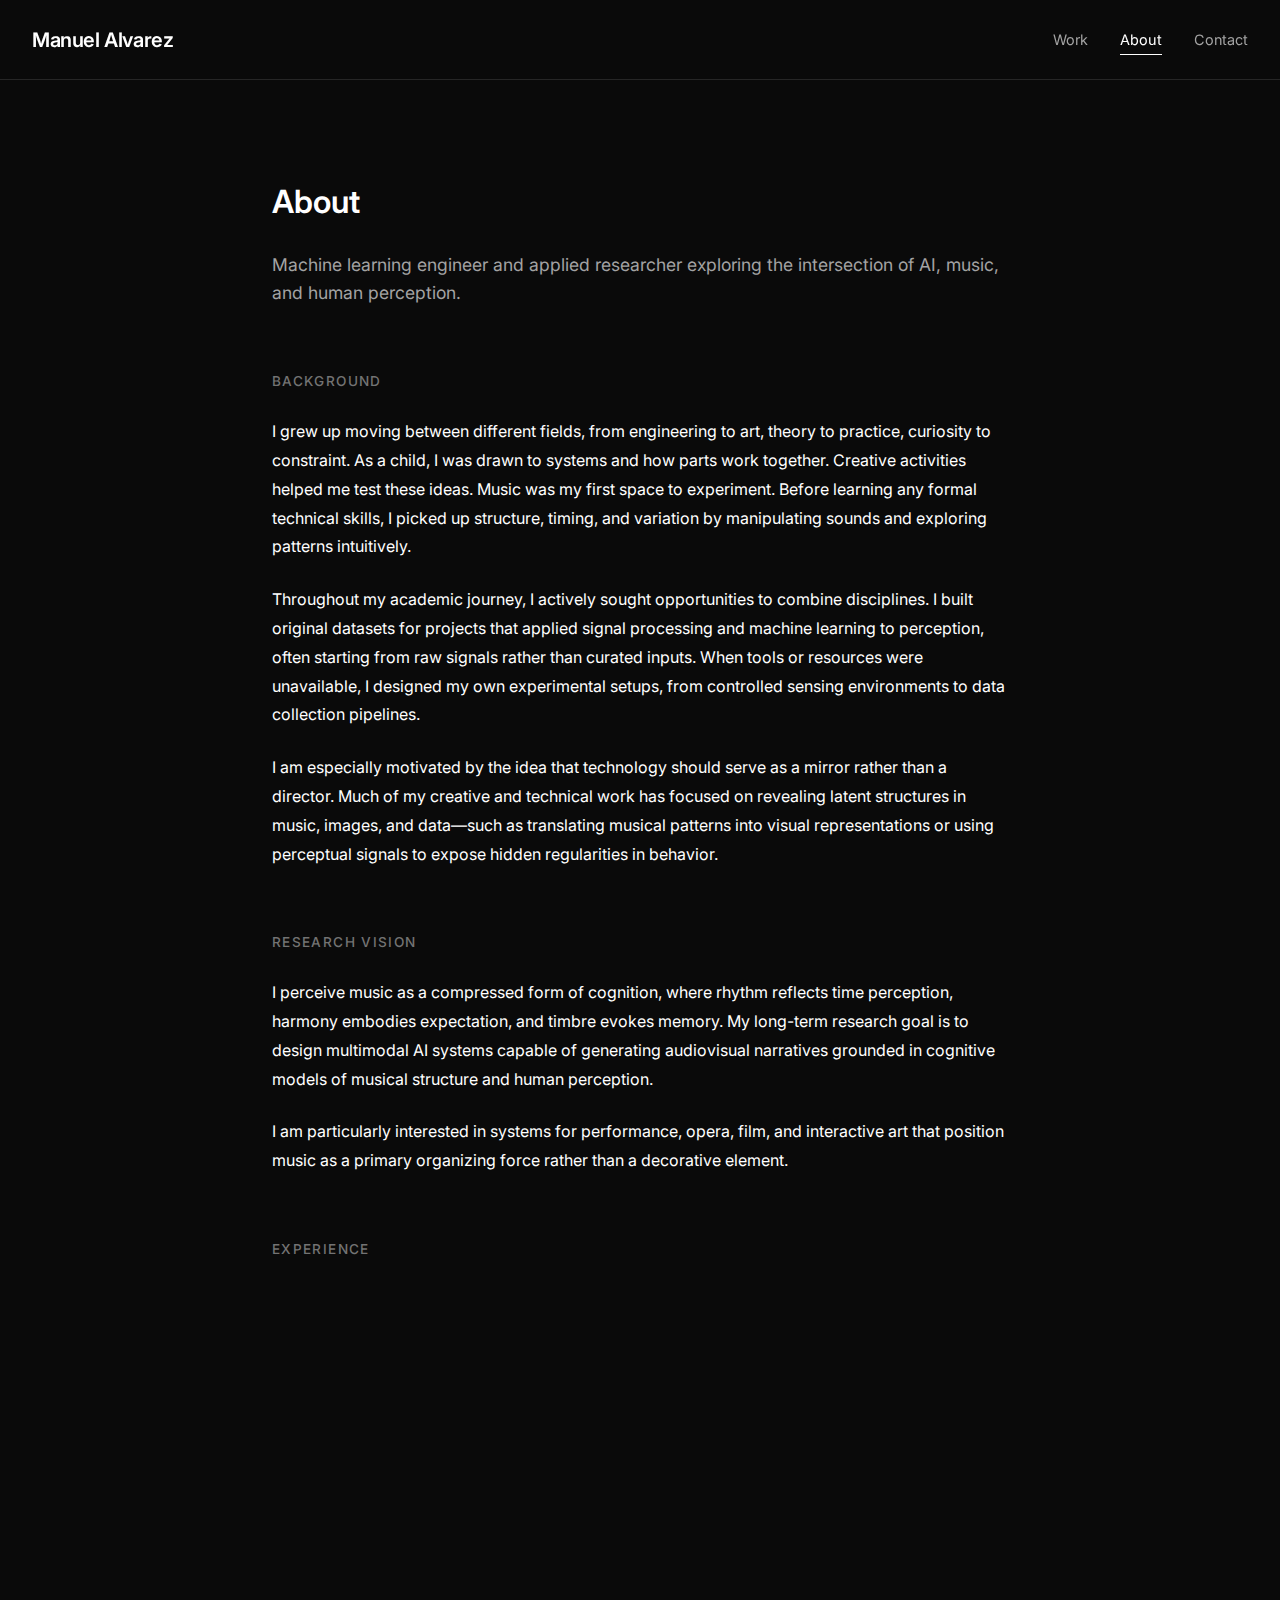
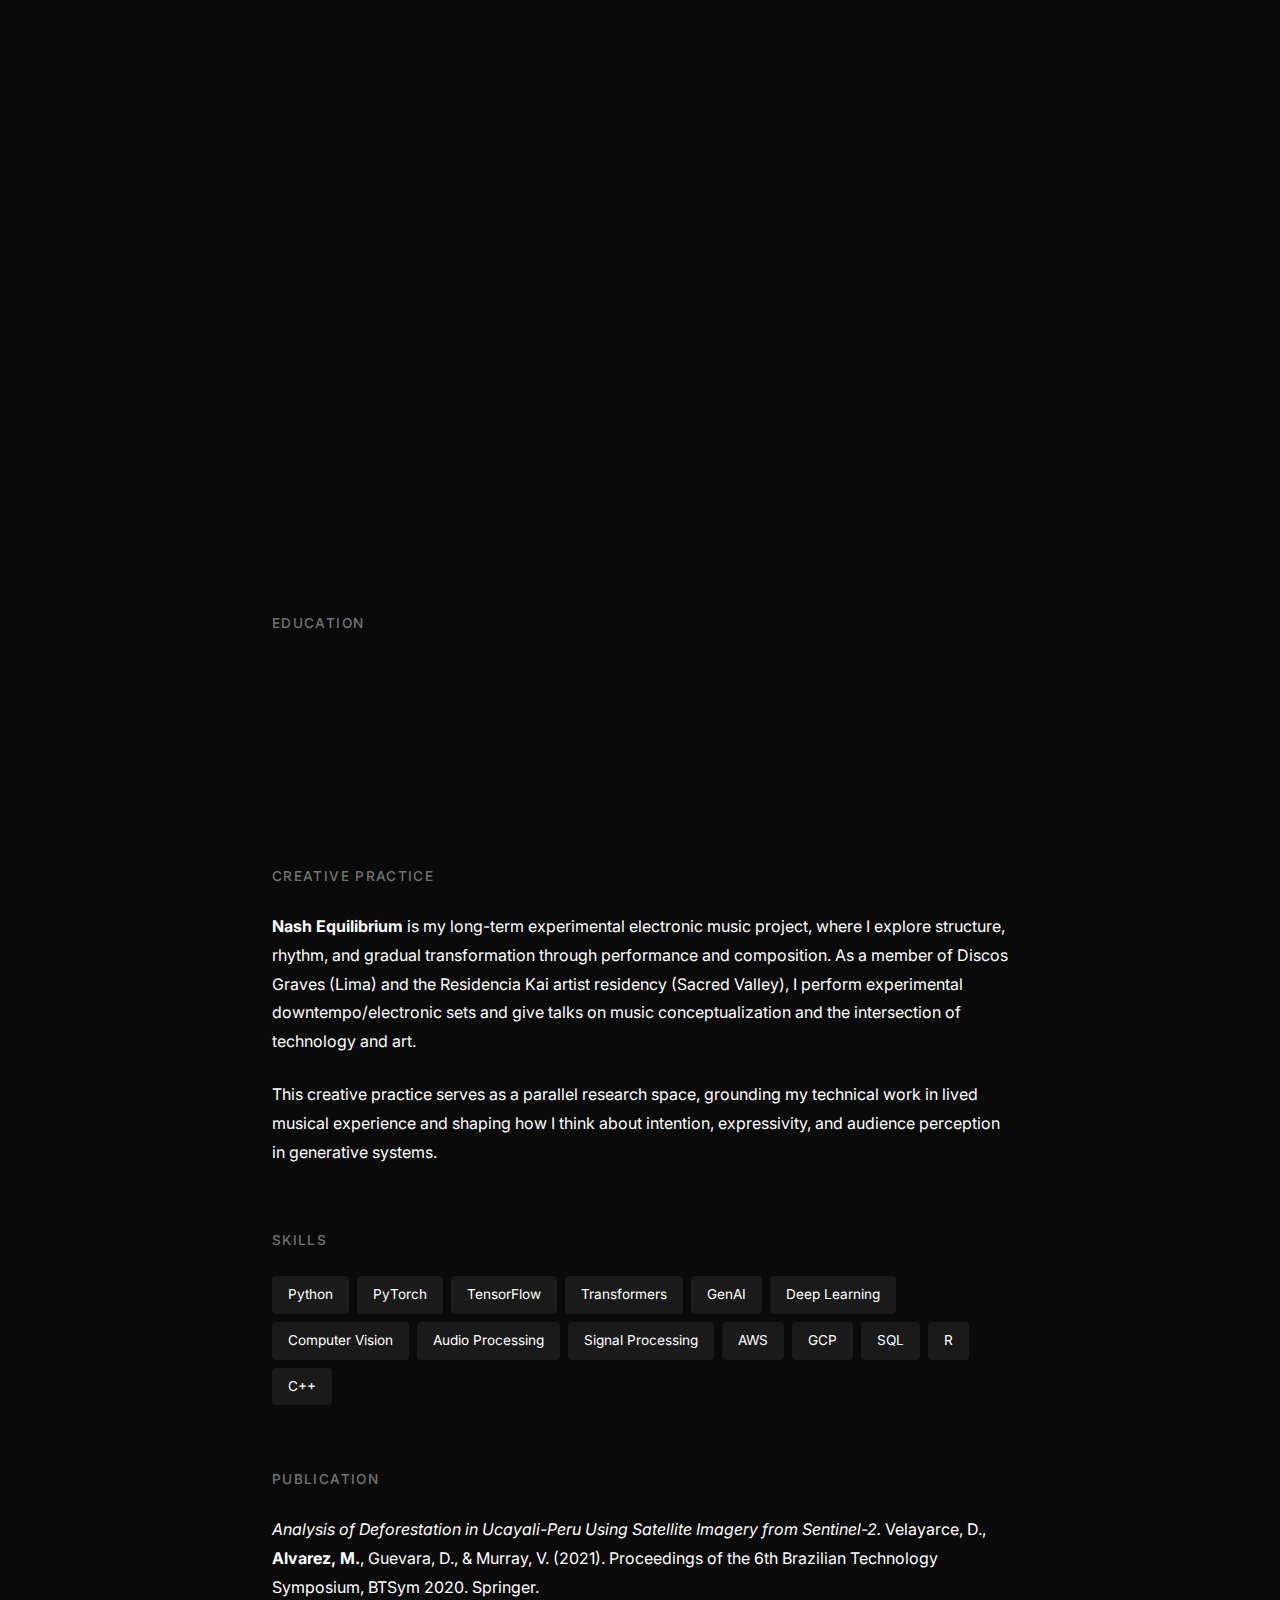
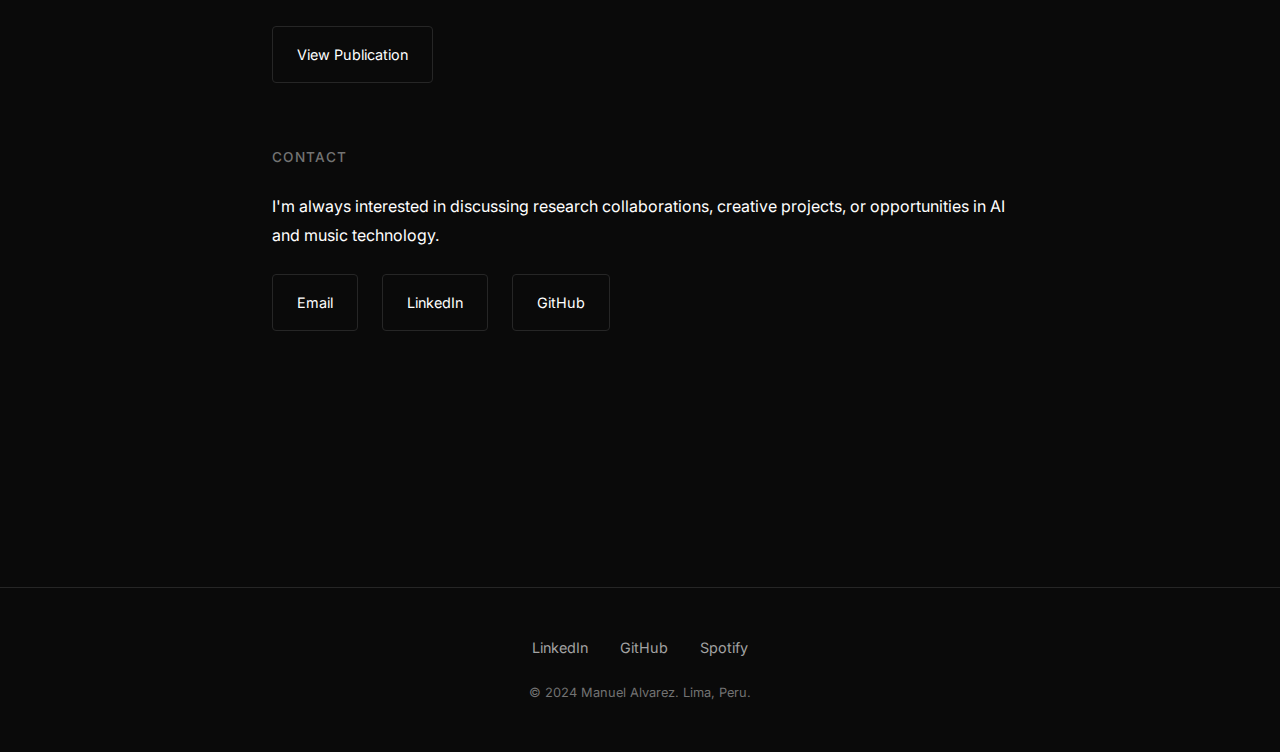
<file: about.html>
<!DOCTYPE html>
<html lang="en">
<head>
  <meta charset="UTF-8">
  <meta name="viewport" content="width=device-width, initial-scale=1.0">
  <meta name="description" content="About Manuel Alvarez - ML Engineer & Researcher exploring the intersection of AI, music, and human perception.">
  <title>About - Manuel Alvarez</title>
  <link rel="preconnect" href="https://fonts.googleapis.com">
  <link rel="preconnect" href="https://fonts.gstatic.com" crossorigin>
  <link href="https://fonts.googleapis.com/css2?family=Inter:wght@300;400;500;600&display=swap" rel="stylesheet">
  <link rel="stylesheet" href="css/style.css">
</head>
<body>
  <!-- Header -->
  <header class="site-header">
    <div class="header-inner">
      <a href="index.html" class="logo">Manuel Alvarez</a>
      <nav class="main-nav">
        <a href="index.html">Work</a>
        <a href="about.html" class="active">About</a>
        <a href="mailto:manuelalvarezml.dev@gmail.com">Contact</a>
      </nav>
      <button class="mobile-menu-toggle" aria-label="Toggle menu">
        <span></span>
        <span></span>
        <span></span>
      </button>
    </div>
  </header>

  <!-- Mobile Navigation -->
  <div class="mobile-nav">
    <nav>
      <a href="index.html">Work</a>
      <a href="about.html" class="active">About</a>
      <a href="mailto:manuelalvarezml.dev@gmail.com">Contact</a>
    </nav>
  </div>

  <!-- About Content -->
  <main class="about-content" style="margin-top: var(--header-height);">

    <div class="about-header">
      <h1>About</h1>
      <p class="subtitle">Machine learning engineer and applied researcher exploring the intersection of AI, music, and human perception.</p>
    </div>

    <section class="about-section">
      <h2>Background</h2>
      <p>I grew up moving between different fields, from engineering to art, theory to practice, curiosity to constraint. As a child, I was drawn to systems and how parts work together. Creative activities helped me test these ideas. Music was my first space to experiment. Before learning any formal technical skills, I picked up structure, timing, and variation by manipulating sounds and exploring patterns intuitively.</p>
      <p>Throughout my academic journey, I actively sought opportunities to combine disciplines. I built original datasets for projects that applied signal processing and machine learning to perception, often starting from raw signals rather than curated inputs. When tools or resources were unavailable, I designed my own experimental setups, from controlled sensing environments to data collection pipelines.</p>
      <p>I am especially motivated by the idea that technology should serve as a mirror rather than a director. Much of my creative and technical work has focused on revealing latent structures in music, images, and data&mdash;such as translating musical patterns into visual representations or using perceptual signals to expose hidden regularities in behavior.</p>
    </section>

    <section class="about-section">
      <h2>Research Vision</h2>
      <p>I perceive music as a compressed form of cognition, where rhythm reflects time perception, harmony embodies expectation, and timbre evokes memory. My long-term research goal is to design multimodal AI systems capable of generating audiovisual narratives grounded in cognitive models of musical structure and human perception.</p>
      <p>I am particularly interested in systems for performance, opera, film, and interactive art that position music as a primary organizing force rather than a decorative element.</p>
    </section>

    <section class="about-section">
      <h2>Experience</h2>
      <ul class="experience-list">
        <li class="experience-item">
          <div class="experience-header">
            <span class="experience-company">Preauth</span>
            <span class="experience-date">Aug 2025 - Present</span>
          </div>
          <div class="experience-role">AI Engineer (Remote)</div>
          <p class="experience-description">Enhancing LangChain-based LLM agents with multi-stage workflows and building prompt-management systems.</p>
        </li>
        <li class="experience-item">
          <div class="experience-header">
            <span class="experience-company">Mindtech</span>
            <span class="experience-date">Aug 2025 - Oct 2025</span>
          </div>
          <div class="experience-role">AI Engineer (Remote)</div>
          <p class="experience-description">Fine-tuning diffusion pipelines for music generation and building tools for spectrogram preprocessing.</p>
        </li>
        <li class="experience-item">
          <div class="experience-header">
            <span class="experience-company">Infinite Music AI</span>
            <span class="experience-date">Nov 2023 - Jan 2025</span>
          </div>
          <div class="experience-role">Machine Learning Engineer (Remote)</div>
          <p class="experience-description">Fine-tuning MusicGen and building high-quality audio-text datasets for text-to-music generation.</p>
        </li>
        <li class="experience-item">
          <div class="experience-header">
            <span class="experience-company">MIT CBMM</span>
            <span class="experience-date">Jan 2022 - Mar 2022</span>
          </div>
          <div class="experience-role">Research Intern (Remote)</div>
          <p class="experience-description">Evaluated deep learning architectures for computational perception and visual scene classification.</p>
        </li>
        <li class="experience-item">
          <div class="experience-header">
            <span class="experience-company">Peru Geophysics Institute</span>
            <span class="experience-date">Jan 2021 - Mar 2021</span>
          </div>
          <div class="experience-role">R&D Intern</div>
          <p class="experience-description">Designed neural network pipelines for anomaly detection in magnetogram signals with Cornell University.</p>
        </li>
      </ul>
    </section>

    <section class="about-section">
      <h2>Education</h2>
      <ul class="experience-list">
        <li class="experience-item">
          <div class="experience-header">
            <span class="experience-company">University of Engineering and Technology (UTEC)</span>
            <span class="experience-date">2017 - 2022</span>
          </div>
          <div class="experience-role">BSc in Electrical and Computer Engineering</div>
          <p class="experience-description">Full Merit Scholarship (Beca de Excelencia Academica). Lima, Peru.</p>
        </li>
      </ul>
    </section>

    <section class="about-section">
      <h2>Creative Practice</h2>
      <p><strong>Nash Equilibrium</strong> is my long-term experimental electronic music project, where I explore structure, rhythm, and gradual transformation through performance and composition. As a member of Discos Graves (Lima) and the Residencia Kai artist residency (Sacred Valley), I perform experimental downtempo/electronic sets and give talks on music conceptualization and the intersection of technology and art.</p>
      <p>This creative practice serves as a parallel research space, grounding my technical work in lived musical experience and shaping how I think about intention, expressivity, and audience perception in generative systems.</p>
    </section>

    <section class="about-section">
      <h2>Skills</h2>
      <div class="skills-list">
        <span class="skill-tag">Python</span>
        <span class="skill-tag">PyTorch</span>
        <span class="skill-tag">TensorFlow</span>
        <span class="skill-tag">Transformers</span>
        <span class="skill-tag">GenAI</span>
        <span class="skill-tag">Deep Learning</span>
        <span class="skill-tag">Computer Vision</span>
        <span class="skill-tag">Audio Processing</span>
        <span class="skill-tag">Signal Processing</span>
        <span class="skill-tag">AWS</span>
        <span class="skill-tag">GCP</span>
        <span class="skill-tag">SQL</span>
        <span class="skill-tag">R</span>
        <span class="skill-tag">C++</span>
      </div>
    </section>

    <section class="about-section">
      <h2>Publication</h2>
      <p><em>Analysis of Deforestation in Ucayali-Peru Using Satellite Imagery from Sentinel-2.</em> Velayarce, D., <strong>Alvarez, M.</strong>, Guevara, D., & Murray, V. (2021). Proceedings of the 6th Brazilian Technology Symposium, BTSym 2020. Springer.</p>
      <div class="project-links" style="margin-top: 1rem;">
        <a href="https://doi.org/10.1007/978-3-030-75680-2_35" target="_blank" rel="noopener" class="project-link">View Publication</a>
      </div>
    </section>

    <section class="about-section">
      <h2>Contact</h2>
      <p>I'm always interested in discussing research collaborations, creative projects, or opportunities in AI and music technology.</p>
      <div class="project-links">
        <a href="mailto:manuelalvarezml.dev@gmail.com" class="project-link">Email</a>
        <a href="https://linkedin.com/in/manuelalvarez" target="_blank" rel="noopener" class="project-link">LinkedIn</a>
        <a href="https://github.com/manuelalvarez" target="_blank" rel="noopener" class="project-link">GitHub</a>
      </div>
    </section>

  </main>

  <!-- Footer -->
  <footer class="site-footer">
    <div class="footer-inner">
      <div class="footer-social">
        <a href="https://linkedin.com/in/manuelalvarez" target="_blank" rel="noopener">LinkedIn</a>
        <a href="https://github.com/manuelalvarez" target="_blank" rel="noopener">GitHub</a>
        <a href="https://open.spotify.com/artist/nash-equilibrium" target="_blank" rel="noopener">Spotify</a>
      </div>
      <p class="footer-copyright">&copy; 2024 Manuel Alvarez. Lima, Peru.</p>
    </div>
  </footer>

  <script src="js/main.js"></script>
</body>
</html>
</file>
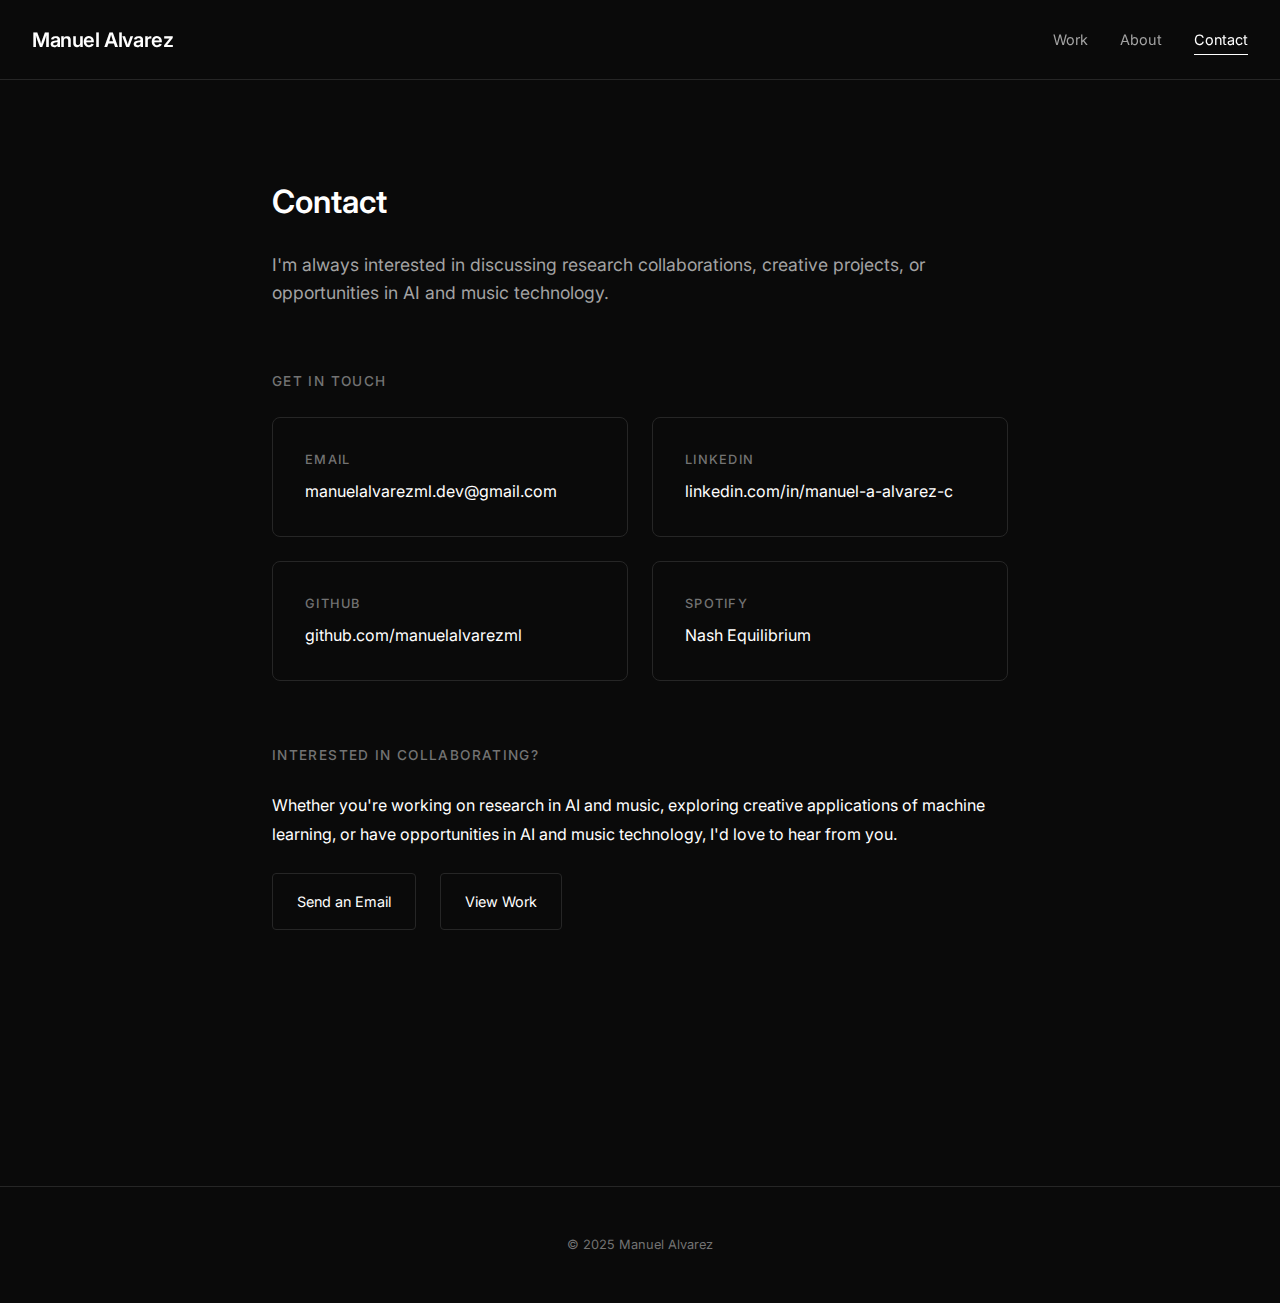
<file: contact.html>
<!DOCTYPE html>
<html lang="en">
<head>
  <meta charset="UTF-8">
  <meta name="viewport" content="width=device-width, initial-scale=1.0">
  <meta name="description" content="Contact Manuel Alvarez - ML Engineer & Researcher">
  <title>Contact - Manuel Alvarez</title>
  <link rel="preconnect" href="https://fonts.googleapis.com">
  <link rel="preconnect" href="https://fonts.gstatic.com" crossorigin>
  <link href="https://fonts.googleapis.com/css2?family=Inter:wght@300;400;500;600&display=swap" rel="stylesheet">
  <link rel="stylesheet" href="css/style.css">
</head>
<body>
  <!-- Header -->
  <header class="site-header">
    <div class="header-inner">
      <a href="index.html" class="logo">Manuel Alvarez</a>
      <nav class="main-nav">
        <a href="index.html">Work</a>
        <a href="about.html">About</a>
        <a href="contact.html" class="active">Contact</a>
      </nav>
      <button class="mobile-menu-toggle" aria-label="Toggle menu">
        <span></span>
        <span></span>
        <span></span>
      </button>
    </div>
  </header>

  <!-- Mobile Navigation -->
  <div class="mobile-nav">
    <nav>
      <a href="index.html">Work</a>
      <a href="about.html">About</a>
      <a href="contact.html" class="active">Contact</a>
    </nav>
  </div>

  <!-- Contact Content -->
  <main class="about-content" style="margin-top: var(--header-height);">

    <div class="about-header">
      <h1>Contact</h1>
      <p class="subtitle">I'm always interested in discussing research collaborations, creative projects, or opportunities in AI and music technology.</p>
    </div>

    <section class="about-section">
      <h2>Get in Touch</h2>
      <div class="contact-grid">
        <a href="mailto:manuelalvarezml.dev@gmail.com" class="contact-card">
          <div class="contact-label">Email</div>
          <div class="contact-value">manuelalvarezml.dev@gmail.com</div>
        </a>
        <a href="https://www.linkedin.com/in/manuel-a-alvarez-c/" target="_blank" rel="noopener" class="contact-card">
          <div class="contact-label">LinkedIn</div>
          <div class="contact-value">linkedin.com/in/manuel-a-alvarez-c</div>
        </a>
        <a href="https://github.com/manuelalvarezml" target="_blank" rel="noopener" class="contact-card">
          <div class="contact-label">GitHub</div>
          <div class="contact-value">github.com/manuelalvarezml</div>
        </a>
        <a href="https://open.spotify.com/artist/5NJHaejcupliEba1pBzkHf?si=X-ZQcEwtQO-_0UJoJb2XKg" target="_blank" rel="noopener" class="contact-card">
          <div class="contact-label">Spotify</div>
          <div class="contact-value">Nash Equilibrium</div>
        </a>
      </div>
    </section>

    <section class="about-section">
      <h2>Interested in Collaborating?</h2>
      <p>Whether you're working on research in AI and music, exploring creative applications of machine learning, or have opportunities in AI and music technology, I'd love to hear from you.</p>
      <div class="project-links" style="margin-top: 1.5rem;">
        <a href="mailto:manuelalvarezml.dev@gmail.com" class="project-link">Send an Email</a>
        <a href="index.html" class="project-link">View Work</a>
      </div>
    </section>

  </main>

  <!-- Footer -->
  <footer class="site-footer">
    <div class="footer-inner">
      <p class="footer-copyright">&copy; 2025 Manuel Alvarez</p>
    </div>
  </footer>

  <script src="js/main.js"></script>
</body>
</html>
</file>
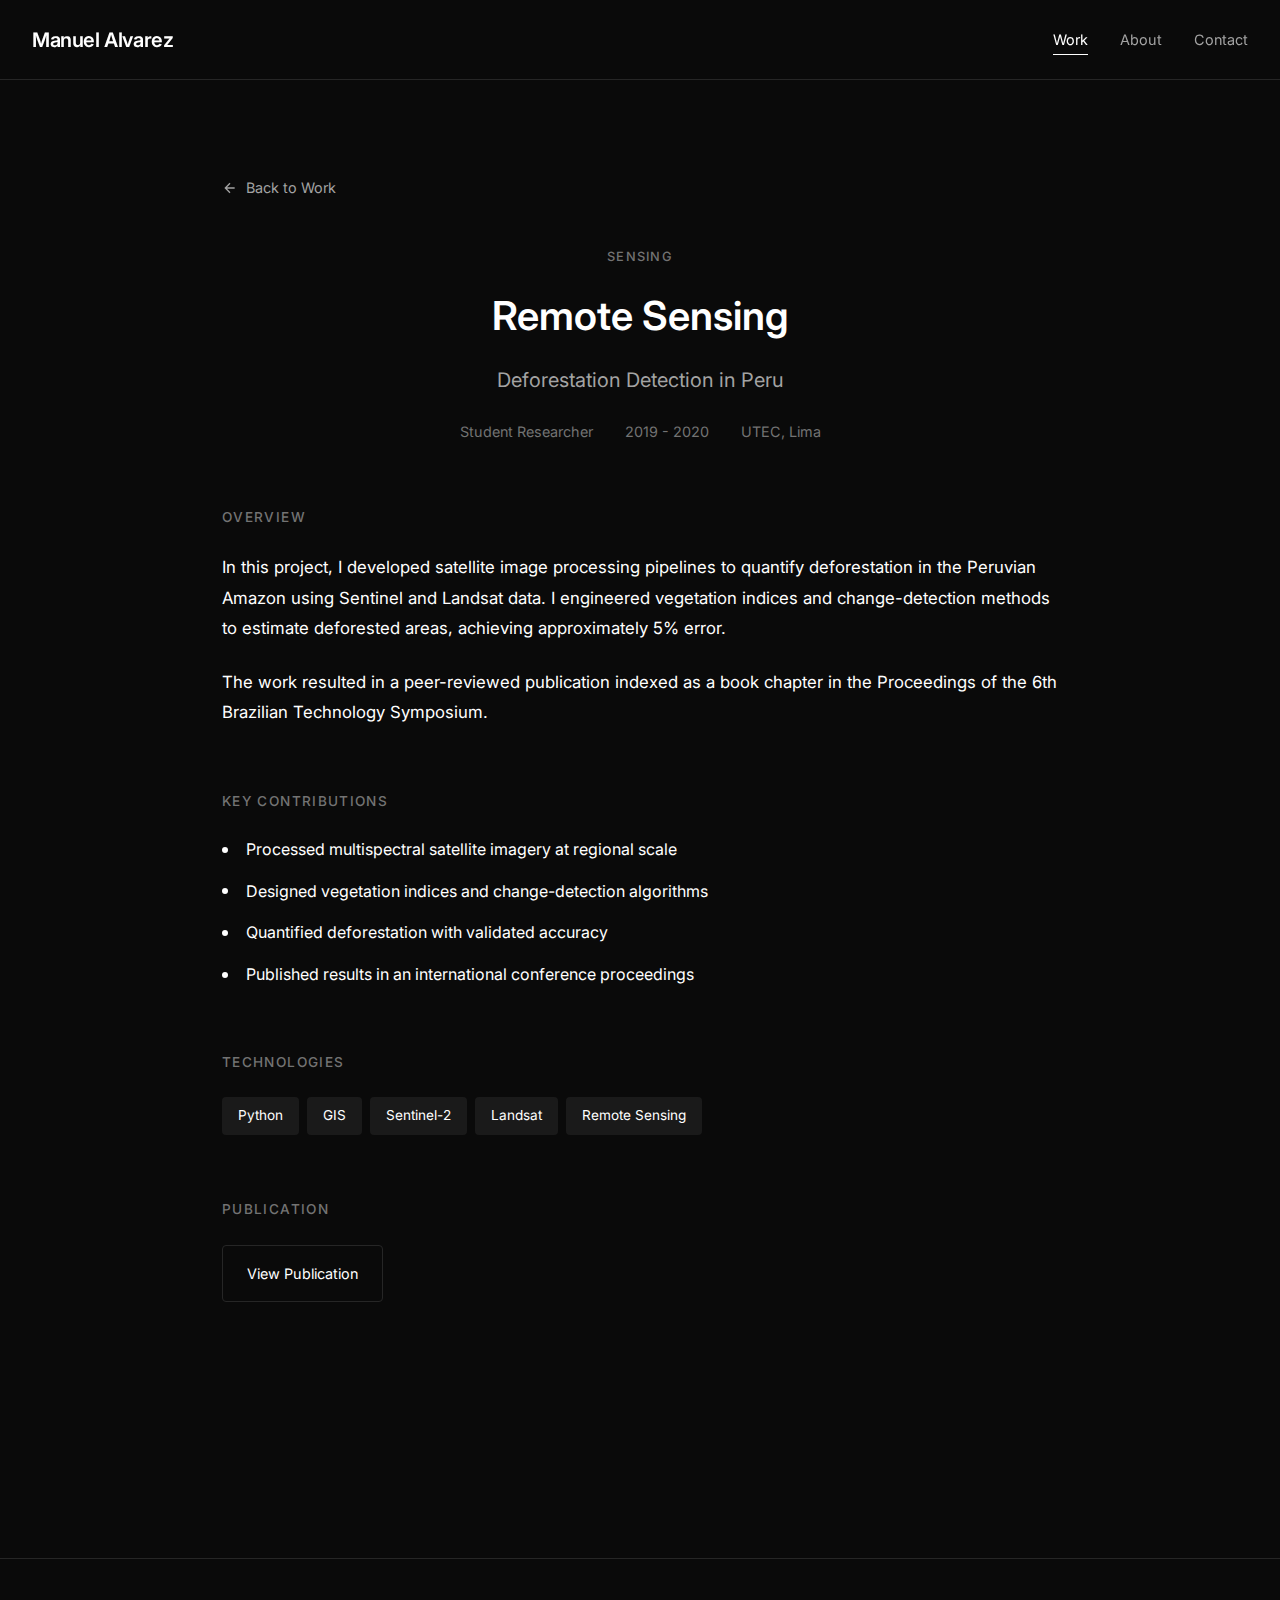
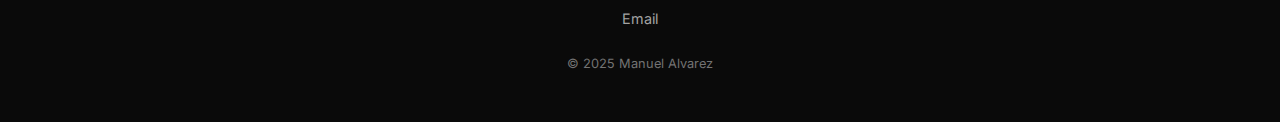
<file: project-deforestation.html>
<!DOCTYPE html>
<html lang="en">
<head>
  <meta charset="UTF-8">
  <meta name="viewport" content="width=device-width, initial-scale=1.0">
  <meta name="description" content="Remote Sensing of Deforestation Using Satellite Imagery">
  <title>Remote Sensing - Manuel Alvarez</title>
  <link rel="preconnect" href="https://fonts.googleapis.com">
  <link rel="preconnect" href="https://fonts.gstatic.com" crossorigin>
  <link href="https://fonts.googleapis.com/css2?family=Inter:wght@300;400;500;600&display=swap" rel="stylesheet">
  <link rel="stylesheet" href="css/style.css">
</head>
<body>
  <header class="site-header">
    <div class="header-inner">
      <a href="index.html" class="logo">Manuel Alvarez</a>
      <nav class="main-nav">
        <a href="index.html" class="active">Work</a>
        <a href="about.html">About</a>
        <a href="contact.html">Contact</a>
      </nav>
      <button class="mobile-menu-toggle" aria-label="Toggle menu">
        <span></span><span></span><span></span>
      </button>
    </div>
  </header>
  <div class="mobile-nav">
    <nav>
      <a href="index.html" class="active">Work</a>
      <a href="about.html">About</a>
      <a href="contact.html">Contact</a>
    </nav>
  </div>

  <main class="project-detail" style="margin-top: var(--header-height);">
    <a href="index.html" class="back-link">
      <svg viewBox="0 0 24 24" fill="none" stroke="currentColor" stroke-width="2"><path d="M19 12H5M12 19l-7-7 7-7"/></svg>
      Back to Work
    </a>
    <header class="project-detail-header">
      <p class="category">Sensing</p>
      <h1>Remote Sensing</h1>
      <p class="subtitle">Deforestation Detection in Peru</p>
      <div class="project-meta">
        <span>Student Researcher</span>
        <span>2019 - 2020</span>
        <span>UTEC, Lima</span>
      </div>
    </header>
    <div class="project-detail-content">
      <h2>Overview</h2>
      <p>In this project, I developed satellite image processing pipelines to quantify deforestation in the Peruvian Amazon using Sentinel and Landsat data. I engineered vegetation indices and change-detection methods to estimate deforested areas, achieving approximately 5% error.</p>
      <p>The work resulted in a peer-reviewed publication indexed as a book chapter in the Proceedings of the 6th Brazilian Technology Symposium.</p>
      <h2>Key Contributions</h2>
      <ul>
        <li>Processed multispectral satellite imagery at regional scale</li>
        <li>Designed vegetation indices and change-detection algorithms</li>
        <li>Quantified deforestation with validated accuracy</li>
        <li>Published results in an international conference proceedings</li>
      </ul>
      <h2>Technologies</h2>
      <div class="tech-list">
        <span class="tech-tag">Python</span>
        <span class="tech-tag">GIS</span>
        <span class="tech-tag">Sentinel-2</span>
        <span class="tech-tag">Landsat</span>
        <span class="tech-tag">Remote Sensing</span>
      </div>
      <h2>Publication</h2>
      <div class="project-links">
        <a href="https://doi.org/10.1007/978-3-030-75680-2_35" target="_blank" rel="noopener" class="project-link">View Publication</a>
      </div>
    </div>
  </main>

  <footer class="site-footer">
    <div class="footer-inner">
      <div class="footer-social">
        
        
        <a href="mailto:manuelalvarezml.dev@gmail.com">Email</a>
      </div>
      <p class="footer-copyright">&copy; 2025 Manuel Alvarez</p>
    </div>
  </footer>
  <script src="js/main.js"></script>
</body>
</html>
</file>
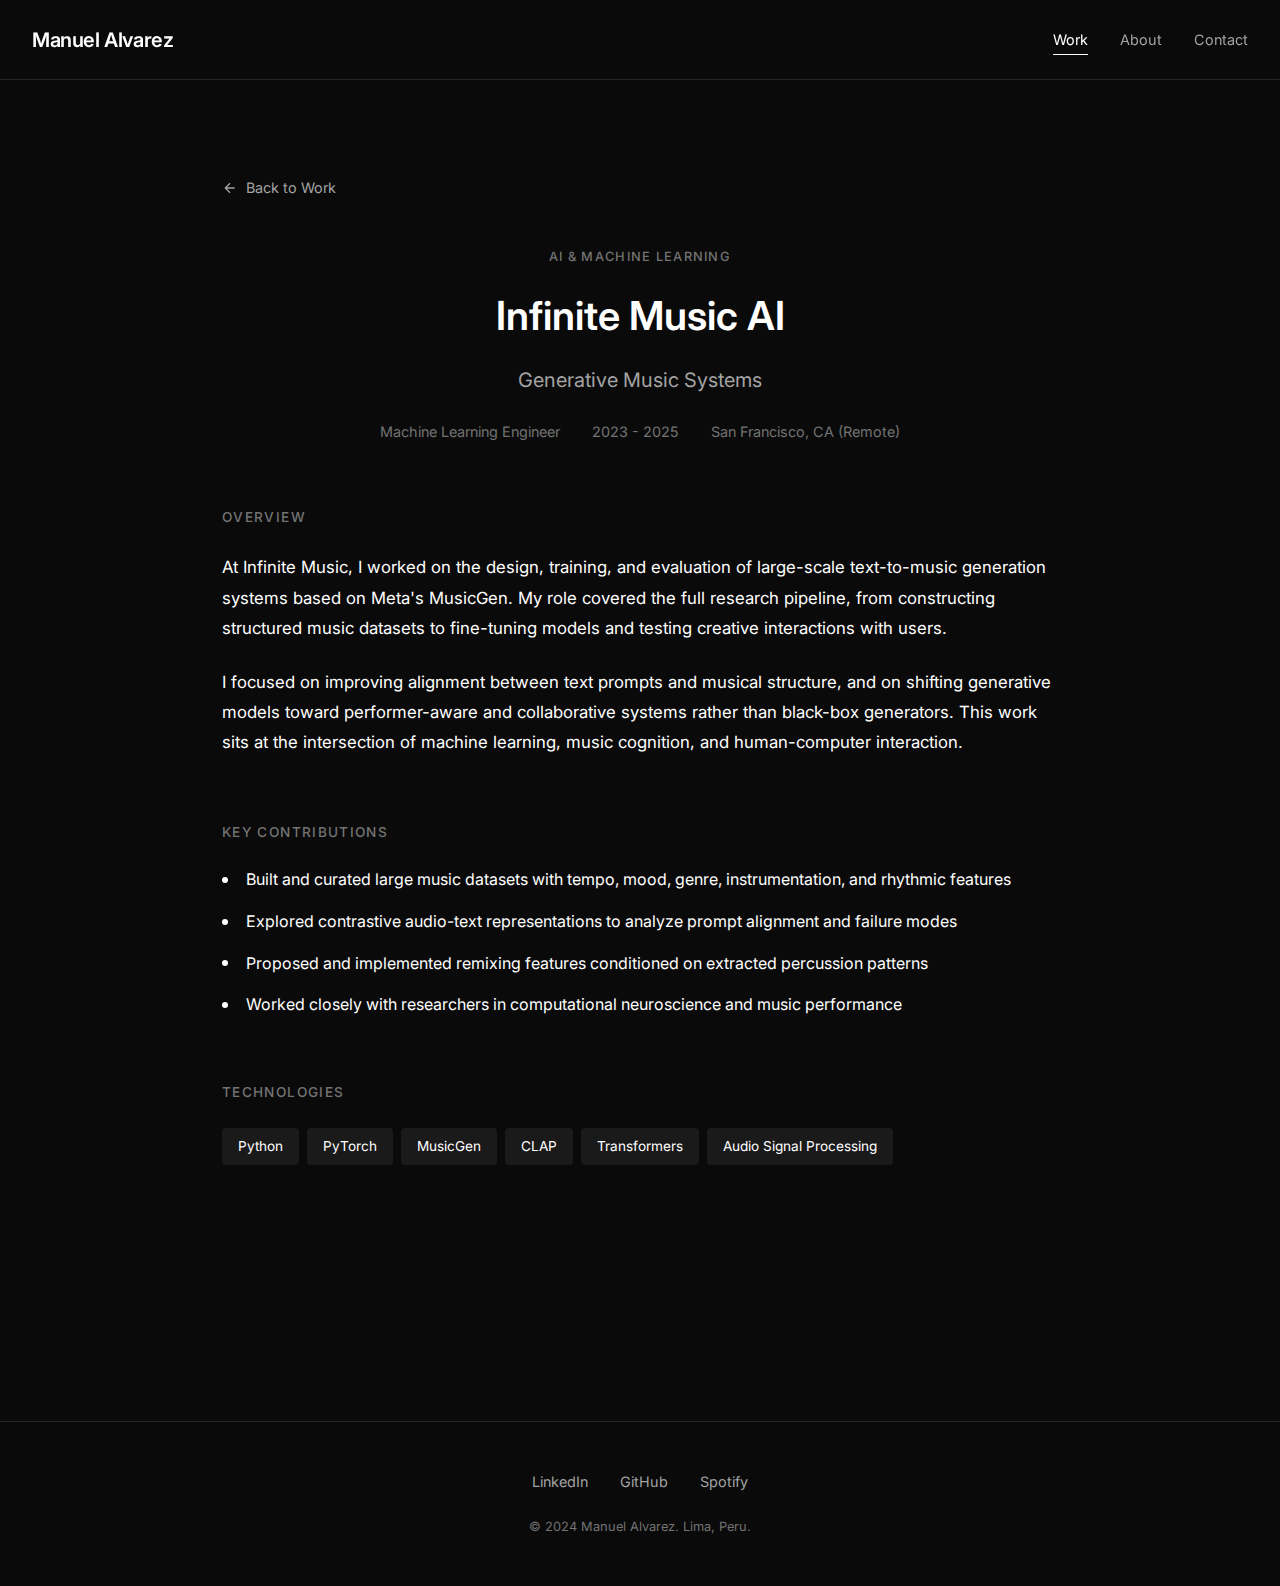
<file: project-infinite-music.html>
<!DOCTYPE html>
<html lang="en">
<head>
  <meta charset="UTF-8">
  <meta name="viewport" content="width=device-width, initial-scale=1.0">
  <meta name="description" content="Infinite Music AI - Large-scale text-to-music generation systems">
  <title>Infinite Music AI - Manuel Alvarez</title>
  <link rel="preconnect" href="https://fonts.googleapis.com">
  <link rel="preconnect" href="https://fonts.gstatic.com" crossorigin>
  <link href="https://fonts.googleapis.com/css2?family=Inter:wght@300;400;500;600&display=swap" rel="stylesheet">
  <link rel="stylesheet" href="css/style.css">
</head>
<body>
  <!-- Header -->
  <header class="site-header">
    <div class="header-inner">
      <a href="index.html" class="logo">Manuel Alvarez</a>
      <nav class="main-nav">
        <a href="index.html" class="active">Work</a>
        <a href="about.html">About</a>
        <a href="mailto:manuelalvarezml.dev@gmail.com">Contact</a>
      </nav>
      <button class="mobile-menu-toggle" aria-label="Toggle menu">
        <span></span>
        <span></span>
        <span></span>
      </button>
    </div>
  </header>

  <!-- Mobile Navigation -->
  <div class="mobile-nav">
    <nav>
      <a href="index.html" class="active">Work</a>
      <a href="about.html">About</a>
      <a href="mailto:manuelalvarezml.dev@gmail.com">Contact</a>
    </nav>
  </div>

  <!-- Project Detail -->
  <main class="project-detail" style="margin-top: var(--header-height);">

    <a href="index.html" class="back-link">
      <svg viewBox="0 0 24 24" fill="none" stroke="currentColor" stroke-width="2">
        <path d="M19 12H5M12 19l-7-7 7-7"/>
      </svg>
      Back to Work
    </a>

    <header class="project-detail-header">
      <p class="category">AI & Machine Learning</p>
      <h1>Infinite Music AI</h1>
      <p class="subtitle">Generative Music Systems</p>
      <div class="project-meta">
        <span>Machine Learning Engineer</span>
        <span>2023 - 2025</span>
        <span>San Francisco, CA (Remote)</span>
      </div>
    </header>

    <div class="project-detail-content">

      <h2>Overview</h2>
      <p>At Infinite Music, I worked on the design, training, and evaluation of large-scale text-to-music generation systems based on Meta's MusicGen. My role covered the full research pipeline, from constructing structured music datasets to fine-tuning models and testing creative interactions with users.</p>
      <p>I focused on improving alignment between text prompts and musical structure, and on shifting generative models toward performer-aware and collaborative systems rather than black-box generators. This work sits at the intersection of machine learning, music cognition, and human-computer interaction.</p>

      <h2>Key Contributions</h2>
      <ul>
        <li>Built and curated large music datasets with tempo, mood, genre, instrumentation, and rhythmic features</li>
        <li>Explored contrastive audio-text representations to analyze prompt alignment and failure modes</li>
        <li>Proposed and implemented remixing features conditioned on extracted percussion patterns</li>
        <li>Worked closely with researchers in computational neuroscience and music performance</li>
      </ul>

      <h2>Technologies</h2>
      <div class="tech-list">
        <span class="tech-tag">Python</span>
        <span class="tech-tag">PyTorch</span>
        <span class="tech-tag">MusicGen</span>
        <span class="tech-tag">CLAP</span>
        <span class="tech-tag">Transformers</span>
        <span class="tech-tag">Audio Signal Processing</span>
      </div>

    </div>

  </main>

  <!-- Footer -->
  <footer class="site-footer">
    <div class="footer-inner">
      <div class="footer-social">
        <a href="https://linkedin.com/in/manuelalvarez" target="_blank" rel="noopener">LinkedIn</a>
        <a href="https://github.com/manuelalvarez" target="_blank" rel="noopener">GitHub</a>
        <a href="https://open.spotify.com/artist/nash-equilibrium" target="_blank" rel="noopener">Spotify</a>
      </div>
      <p class="footer-copyright">&copy; 2024 Manuel Alvarez. Lima, Peru.</p>
    </div>
  </footer>

  <script src="js/main.js"></script>
</body>
</html>
</file>
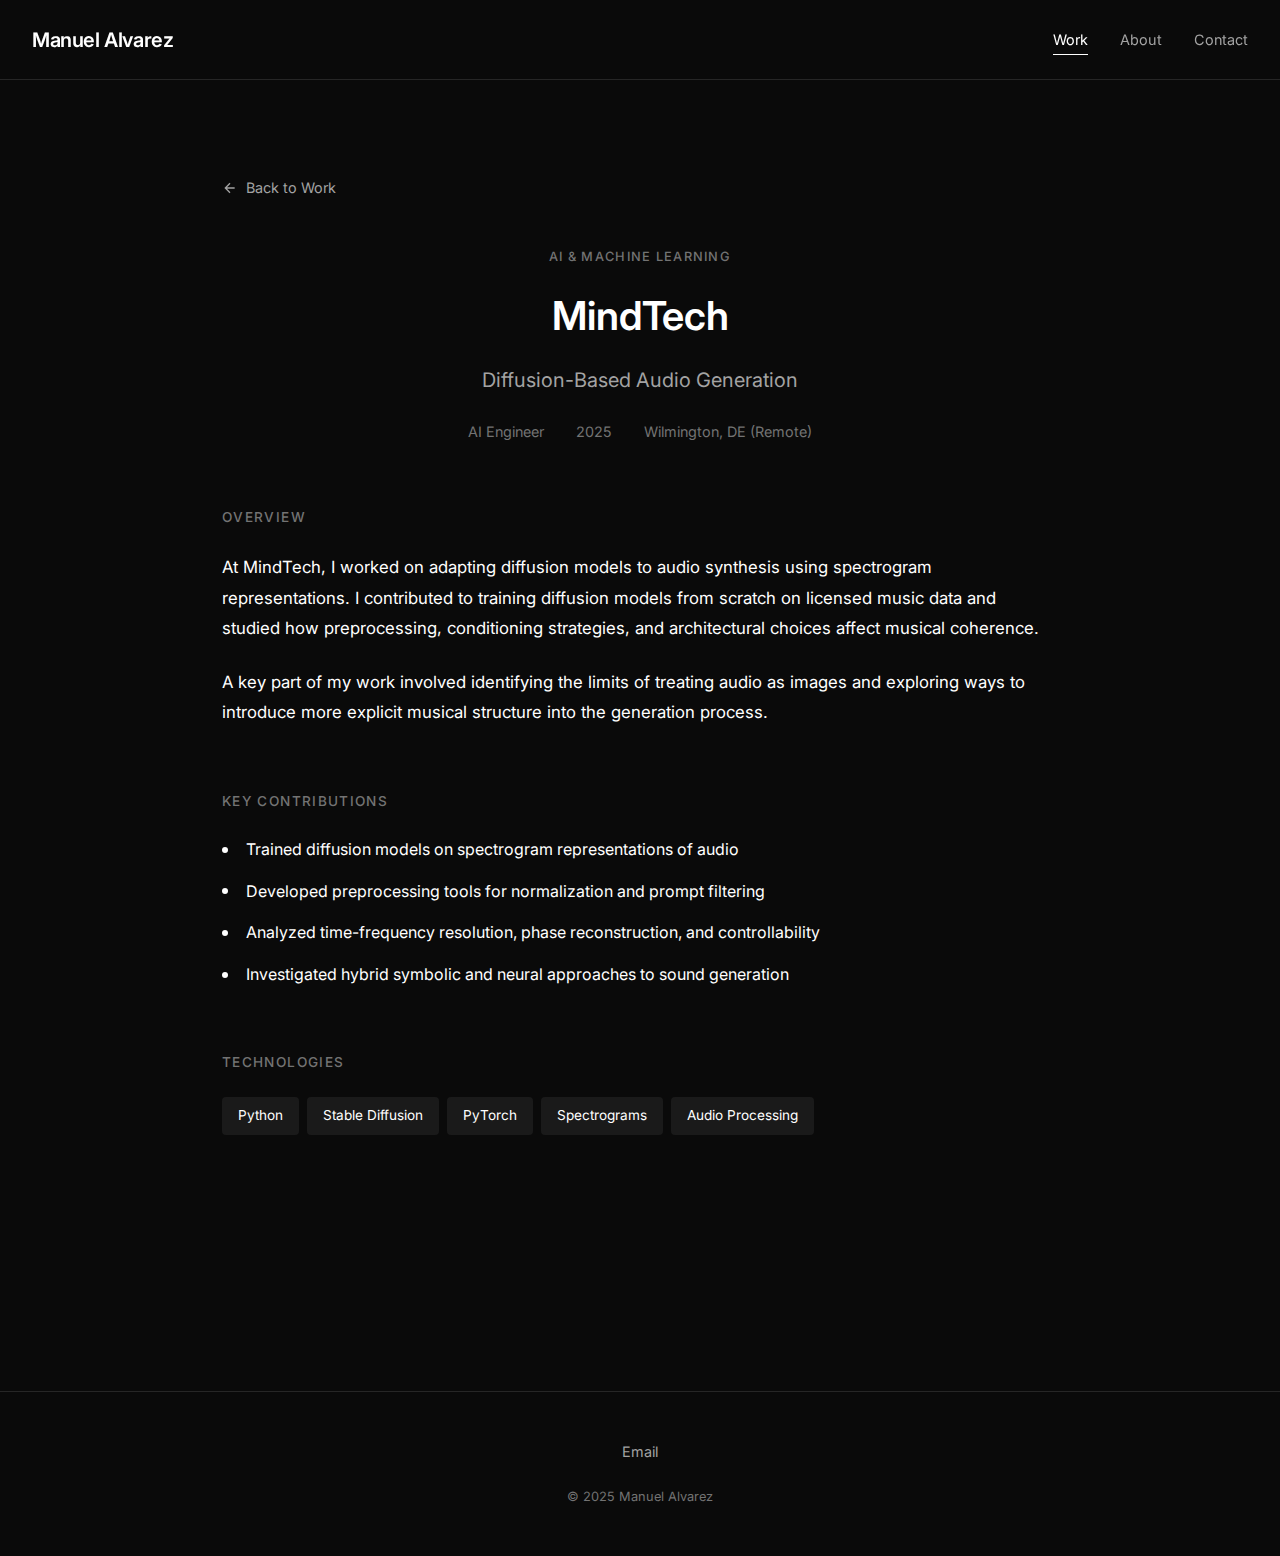
<file: project-mindtech.html>
<!DOCTYPE html>
<html lang="en">
<head>
  <meta charset="UTF-8">
  <meta name="viewport" content="width=device-width, initial-scale=1.0">
  <meta name="description" content="MindTech - Diffusion-based audio generation using spectrogram representations">
  <title>MindTech - Manuel Alvarez</title>
  <link rel="preconnect" href="https://fonts.googleapis.com">
  <link rel="preconnect" href="https://fonts.gstatic.com" crossorigin>
  <link href="https://fonts.googleapis.com/css2?family=Inter:wght@300;400;500;600&display=swap" rel="stylesheet">
  <link rel="stylesheet" href="css/style.css">
</head>
<body>
  <header class="site-header">
    <div class="header-inner">
      <a href="index.html" class="logo">Manuel Alvarez</a>
      <nav class="main-nav">
        <a href="index.html" class="active">Work</a>
        <a href="about.html">About</a>
        <a href="contact.html">Contact</a>
      </nav>
      <button class="mobile-menu-toggle" aria-label="Toggle menu">
        <span></span><span></span><span></span>
      </button>
    </div>
  </header>
  <div class="mobile-nav">
    <nav>
      <a href="index.html" class="active">Work</a>
      <a href="about.html">About</a>
      <a href="contact.html">Contact</a>
    </nav>
  </div>

  <main class="project-detail" style="margin-top: var(--header-height);">
    <a href="index.html" class="back-link">
      <svg viewBox="0 0 24 24" fill="none" stroke="currentColor" stroke-width="2"><path d="M19 12H5M12 19l-7-7 7-7"/></svg>
      Back to Work
    </a>
    <header class="project-detail-header">
      <p class="category">AI & Machine Learning</p>
      <h1>MindTech</h1>
      <p class="subtitle">Diffusion-Based Audio Generation</p>
      <div class="project-meta">
        <span>AI Engineer</span>
        <span>2025</span>
        <span>Wilmington, DE (Remote)</span>
      </div>
    </header>
    <div class="project-detail-content">
      <h2>Overview</h2>
      <p>At MindTech, I worked on adapting diffusion models to audio synthesis using spectrogram representations. I contributed to training diffusion models from scratch on licensed music data and studied how preprocessing, conditioning strategies, and architectural choices affect musical coherence.</p>
      <p>A key part of my work involved identifying the limits of treating audio as images and exploring ways to introduce more explicit musical structure into the generation process.</p>
      <h2>Key Contributions</h2>
      <ul>
        <li>Trained diffusion models on spectrogram representations of audio</li>
        <li>Developed preprocessing tools for normalization and prompt filtering</li>
        <li>Analyzed time-frequency resolution, phase reconstruction, and controllability</li>
        <li>Investigated hybrid symbolic and neural approaches to sound generation</li>
      </ul>
      <h2>Technologies</h2>
      <div class="tech-list">
        <span class="tech-tag">Python</span>
        <span class="tech-tag">Stable Diffusion</span>
        <span class="tech-tag">PyTorch</span>
        <span class="tech-tag">Spectrograms</span>
        <span class="tech-tag">Audio Processing</span>
      </div>
    </div>
  </main>

  <footer class="site-footer">
    <div class="footer-inner">
      <div class="footer-social">
        
        
        <a href="mailto:manuelalvarezml.dev@gmail.com">Email</a>
      </div>
      <p class="footer-copyright">&copy; 2025 Manuel Alvarez</p>
    </div>
  </footer>
  <script src="js/main.js"></script>
</body>
</html>
</file>
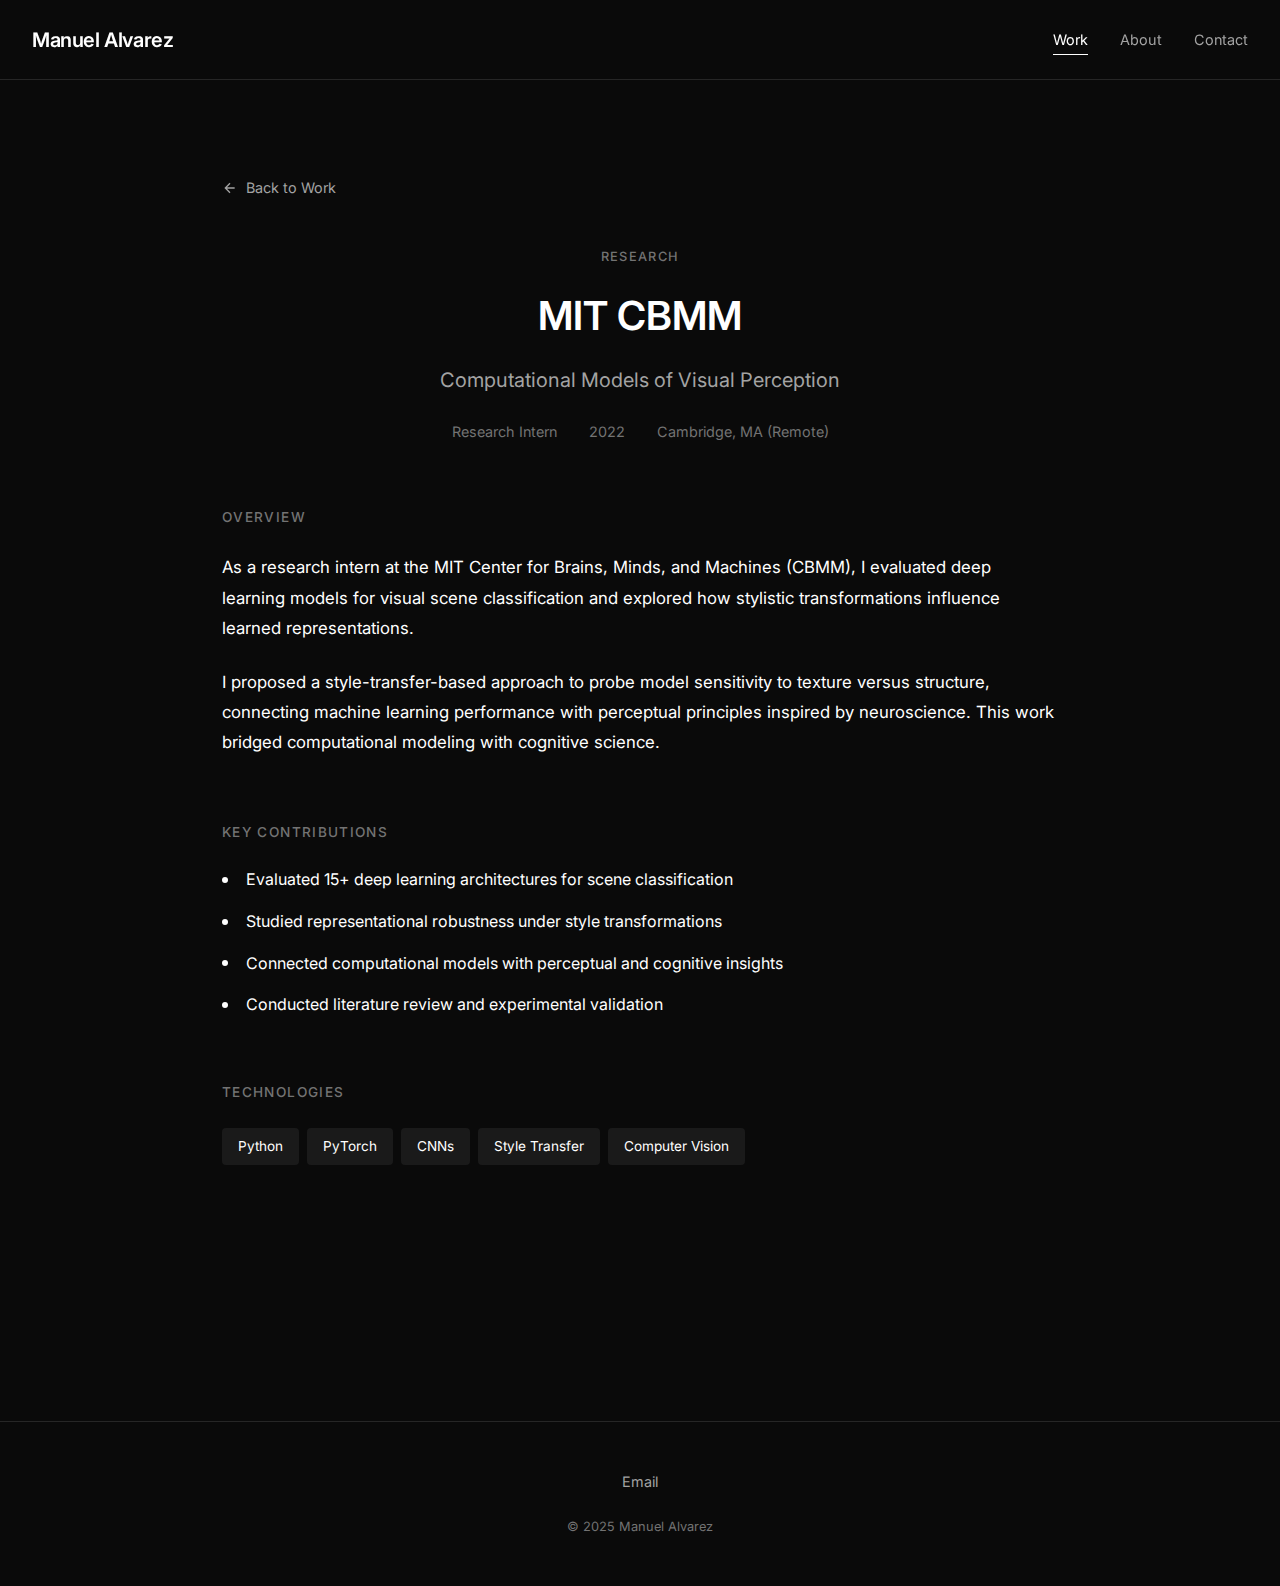
<file: project-mit-cbmm.html>
<!DOCTYPE html>
<html lang="en">
<head>
  <meta charset="UTF-8">
  <meta name="viewport" content="width=device-width, initial-scale=1.0">
  <meta name="description" content="MIT CBMM - Computational Models of Visual Perception">
  <title>MIT CBMM - Manuel Alvarez</title>
  <link rel="preconnect" href="https://fonts.googleapis.com">
  <link rel="preconnect" href="https://fonts.gstatic.com" crossorigin>
  <link href="https://fonts.googleapis.com/css2?family=Inter:wght@300;400;500;600&display=swap" rel="stylesheet">
  <link rel="stylesheet" href="css/style.css">
</head>
<body>
  <header class="site-header">
    <div class="header-inner">
      <a href="index.html" class="logo">Manuel Alvarez</a>
      <nav class="main-nav">
        <a href="index.html" class="active">Work</a>
        <a href="about.html">About</a>
        <a href="contact.html">Contact</a>
      </nav>
      <button class="mobile-menu-toggle" aria-label="Toggle menu">
        <span></span><span></span><span></span>
      </button>
    </div>
  </header>
  <div class="mobile-nav">
    <nav>
      <a href="index.html" class="active">Work</a>
      <a href="about.html">About</a>
      <a href="contact.html">Contact</a>
    </nav>
  </div>

  <main class="project-detail" style="margin-top: var(--header-height);">
    <a href="index.html" class="back-link">
      <svg viewBox="0 0 24 24" fill="none" stroke="currentColor" stroke-width="2"><path d="M19 12H5M12 19l-7-7 7-7"/></svg>
      Back to Work
    </a>
    <header class="project-detail-header">
      <p class="category">Research</p>
      <h1>MIT CBMM</h1>
      <p class="subtitle">Computational Models of Visual Perception</p>
      <div class="project-meta">
        <span>Research Intern</span>
        <span>2022</span>
        <span>Cambridge, MA (Remote)</span>
      </div>
    </header>
    <div class="project-detail-content">
      <h2>Overview</h2>
      <p>As a research intern at the MIT Center for Brains, Minds, and Machines (CBMM), I evaluated deep learning models for visual scene classification and explored how stylistic transformations influence learned representations.</p>
      <p>I proposed a style-transfer-based approach to probe model sensitivity to texture versus structure, connecting machine learning performance with perceptual principles inspired by neuroscience. This work bridged computational modeling with cognitive science.</p>
      <h2>Key Contributions</h2>
      <ul>
        <li>Evaluated 15+ deep learning architectures for scene classification</li>
        <li>Studied representational robustness under style transformations</li>
        <li>Connected computational models with perceptual and cognitive insights</li>
        <li>Conducted literature review and experimental validation</li>
      </ul>
      <h2>Technologies</h2>
      <div class="tech-list">
        <span class="tech-tag">Python</span>
        <span class="tech-tag">PyTorch</span>
        <span class="tech-tag">CNNs</span>
        <span class="tech-tag">Style Transfer</span>
        <span class="tech-tag">Computer Vision</span>
      </div>
    </div>
  </main>

  <footer class="site-footer">
    <div class="footer-inner">
      <div class="footer-social">
        
        
        <a href="mailto:manuelalvarezml.dev@gmail.com">Email</a>
      </div>
      <p class="footer-copyright">&copy; 2025 Manuel Alvarez</p>
    </div>
  </footer>
  <script src="js/main.js"></script>
</body>
</html>
</file>
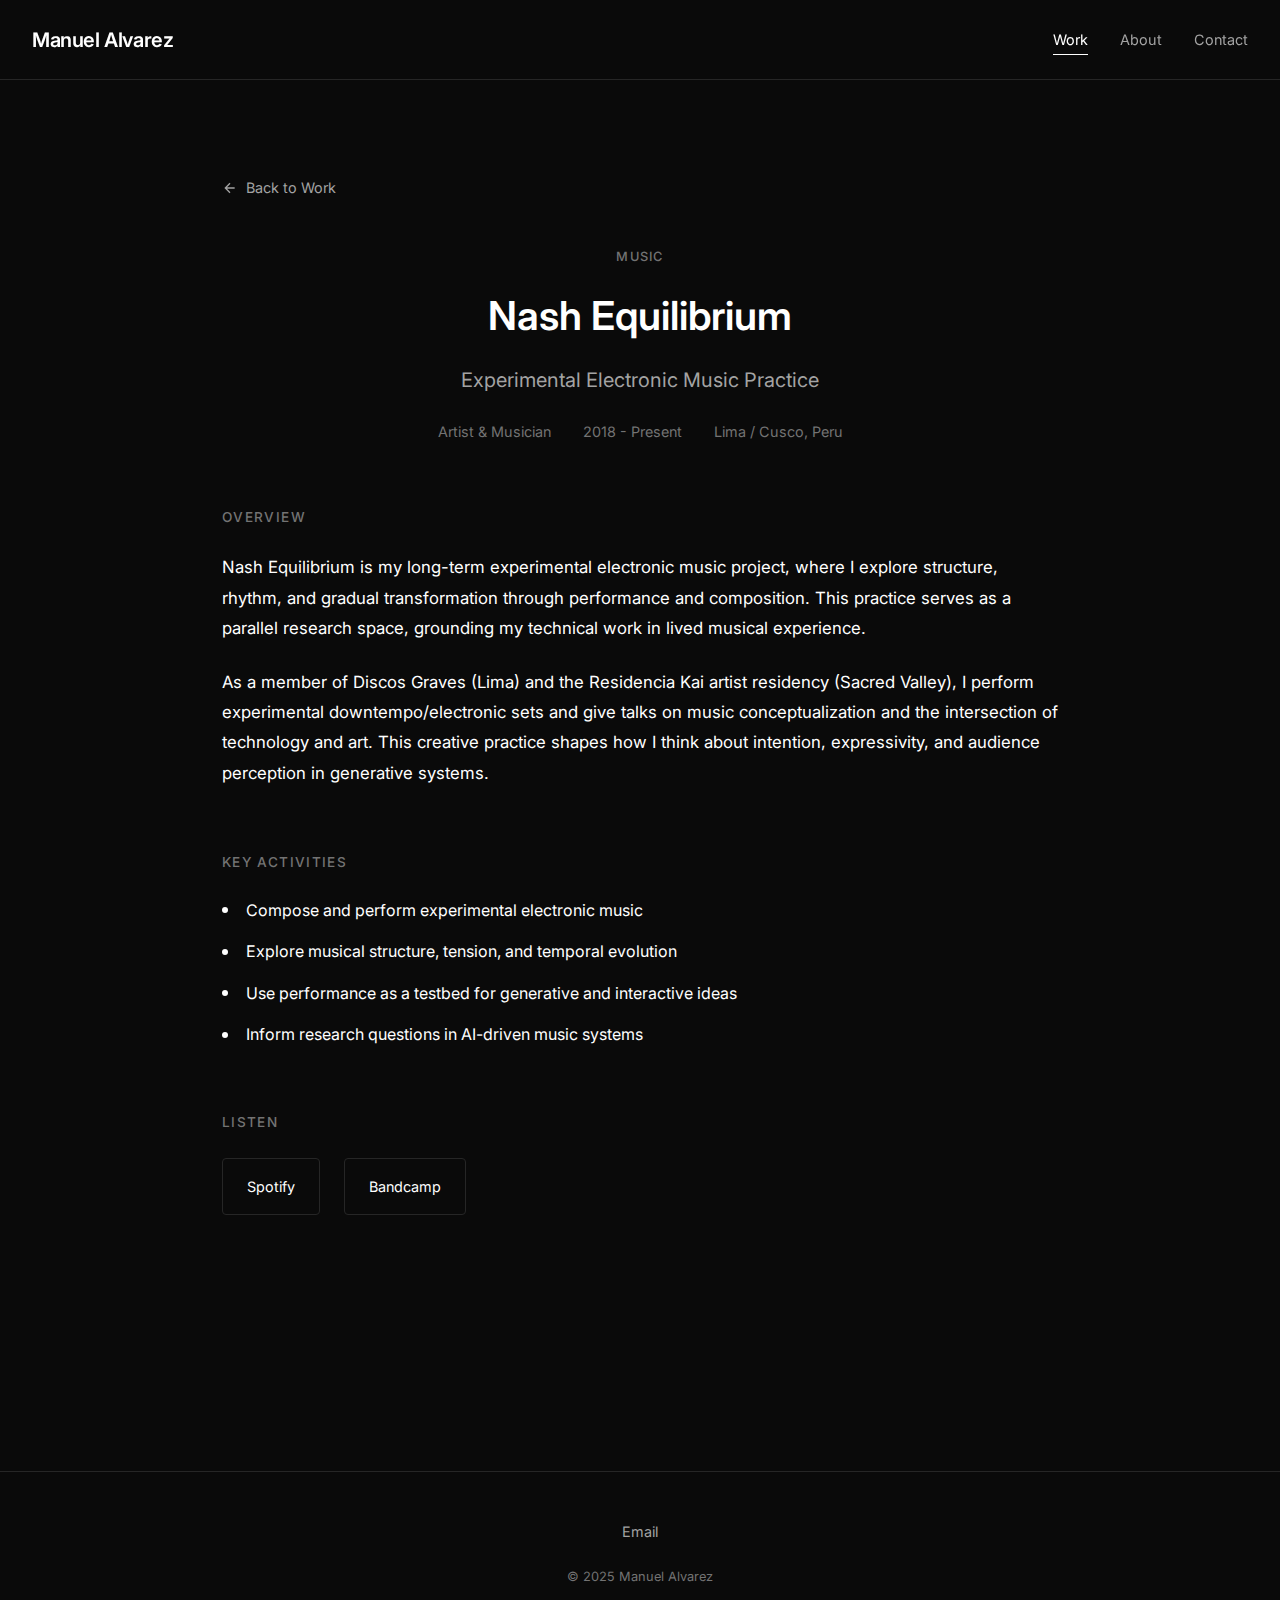
<file: project-nash.html>
<!DOCTYPE html>
<html lang="en">
<head>
  <meta charset="UTF-8">
  <meta name="viewport" content="width=device-width, initial-scale=1.0">
  <meta name="description" content="Nash Equilibrium - Experimental Electronic Music">
  <title>Nash Equilibrium - Manuel Alvarez</title>
  <link rel="preconnect" href="https://fonts.googleapis.com">
  <link rel="preconnect" href="https://fonts.gstatic.com" crossorigin>
  <link href="https://fonts.googleapis.com/css2?family=Inter:wght@300;400;500;600&display=swap" rel="stylesheet">
  <link rel="stylesheet" href="css/style.css">
</head>
<body>
  <header class="site-header">
    <div class="header-inner">
      <a href="index.html" class="logo">Manuel Alvarez</a>
      <nav class="main-nav">
        <a href="index.html" class="active">Work</a>
        <a href="about.html">About</a>
        <a href="contact.html">Contact</a>
      </nav>
      <button class="mobile-menu-toggle" aria-label="Toggle menu">
        <span></span><span></span><span></span>
      </button>
    </div>
  </header>
  <div class="mobile-nav">
    <nav>
      <a href="index.html" class="active">Work</a>
      <a href="about.html">About</a>
      <a href="contact.html">Contact</a>
    </nav>
  </div>

  <main class="project-detail" style="margin-top: var(--header-height);">
    <a href="index.html" class="back-link">
      <svg viewBox="0 0 24 24" fill="none" stroke="currentColor" stroke-width="2"><path d="M19 12H5M12 19l-7-7 7-7"/></svg>
      Back to Work
    </a>
    <header class="project-detail-header">
      <p class="category">Music</p>
      <h1>Nash Equilibrium</h1>
      <p class="subtitle">Experimental Electronic Music Practice</p>
      <div class="project-meta">
        <span>Artist & Musician</span>
        <span>2018 - Present</span>
        <span>Lima / Cusco, Peru</span>
      </div>
    </header>
    <div class="project-detail-content">
      <h2>Overview</h2>
      <p>Nash Equilibrium is my long-term experimental electronic music project, where I explore structure, rhythm, and gradual transformation through performance and composition. This practice serves as a parallel research space, grounding my technical work in lived musical experience.</p>
      <p>As a member of Discos Graves (Lima) and the Residencia Kai artist residency (Sacred Valley), I perform experimental downtempo/electronic sets and give talks on music conceptualization and the intersection of technology and art. This creative practice shapes how I think about intention, expressivity, and audience perception in generative systems.</p>
      <h2>Key Activities</h2>
      <ul>
        <li>Compose and perform experimental electronic music</li>
        <li>Explore musical structure, tension, and temporal evolution</li>
        <li>Use performance as a testbed for generative and interactive ideas</li>
        <li>Inform research questions in AI-driven music systems</li>
      </ul>
      <h2>Listen</h2>
      <div class="project-links">
        <a href="https://open.spotify.com/artist/nash-equilibrium" target="_blank" rel="noopener" class="project-link">Spotify</a>
        <a href="https://nashequilibrium.bandcamp.com" target="_blank" rel="noopener" class="project-link">Bandcamp</a>
      </div>
    </div>
  </main>

  <footer class="site-footer">
    <div class="footer-inner">
      <div class="footer-social">
        
        
        <a href="mailto:manuelalvarezml.dev@gmail.com">Email</a>
      </div>
      <p class="footer-copyright">&copy; 2025 Manuel Alvarez</p>
    </div>
  </footer>
  <script src="js/main.js"></script>
</body>
</html>
</file>
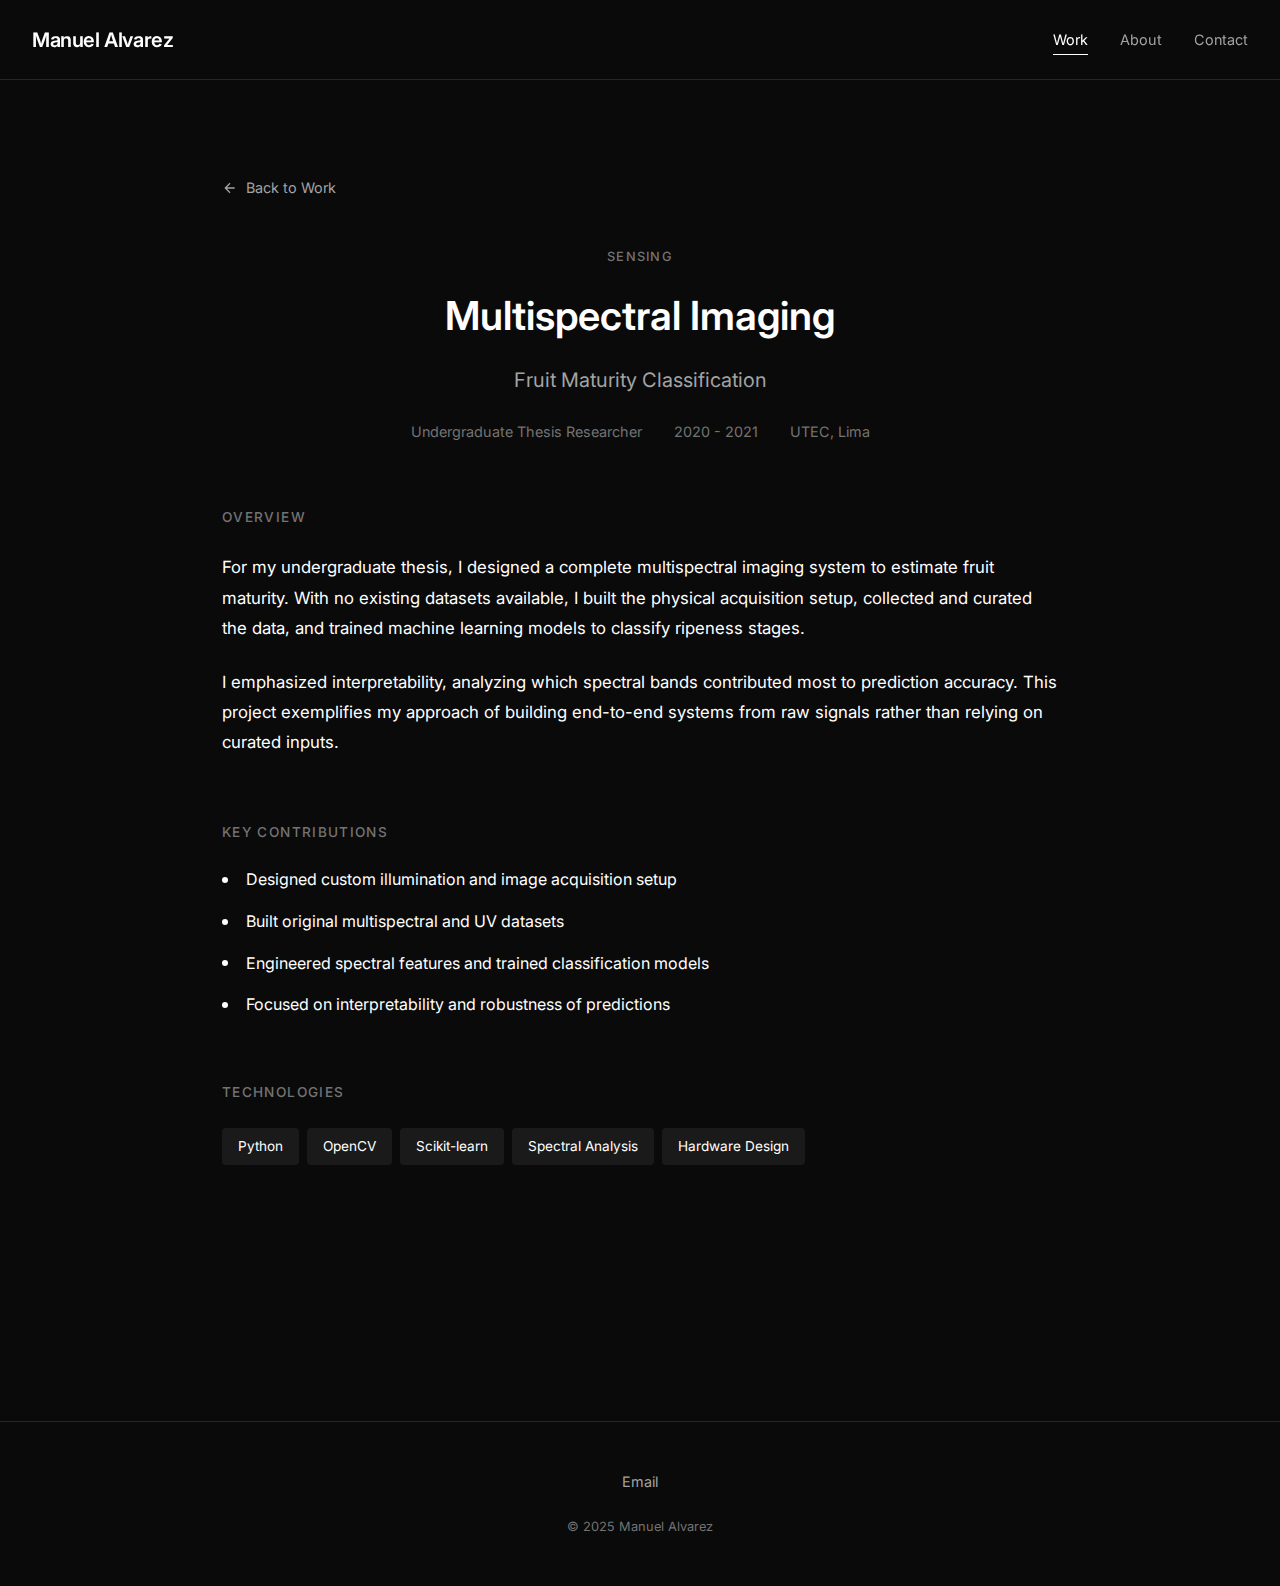
<file: project-spectral.html>
<!DOCTYPE html>
<html lang="en">
<head>
  <meta charset="UTF-8">
  <meta name="viewport" content="width=device-width, initial-scale=1.0">
  <meta name="description" content="Multispectral Imaging for Fruit Maturity Classification">
  <title>Multispectral Imaging - Manuel Alvarez</title>
  <link rel="preconnect" href="https://fonts.googleapis.com">
  <link rel="preconnect" href="https://fonts.gstatic.com" crossorigin>
  <link href="https://fonts.googleapis.com/css2?family=Inter:wght@300;400;500;600&display=swap" rel="stylesheet">
  <link rel="stylesheet" href="css/style.css">
</head>
<body>
  <header class="site-header">
    <div class="header-inner">
      <a href="index.html" class="logo">Manuel Alvarez</a>
      <nav class="main-nav">
        <a href="index.html" class="active">Work</a>
        <a href="about.html">About</a>
        <a href="contact.html">Contact</a>
      </nav>
      <button class="mobile-menu-toggle" aria-label="Toggle menu">
        <span></span><span></span><span></span>
      </button>
    </div>
  </header>
  <div class="mobile-nav">
    <nav>
      <a href="index.html" class="active">Work</a>
      <a href="about.html">About</a>
      <a href="contact.html">Contact</a>
    </nav>
  </div>

  <main class="project-detail" style="margin-top: var(--header-height);">
    <a href="index.html" class="back-link">
      <svg viewBox="0 0 24 24" fill="none" stroke="currentColor" stroke-width="2"><path d="M19 12H5M12 19l-7-7 7-7"/></svg>
      Back to Work
    </a>
    <header class="project-detail-header">
      <p class="category">Sensing</p>
      <h1>Multispectral Imaging</h1>
      <p class="subtitle">Fruit Maturity Classification</p>
      <div class="project-meta">
        <span>Undergraduate Thesis Researcher</span>
        <span>2020 - 2021</span>
        <span>UTEC, Lima</span>
      </div>
    </header>
    <div class="project-detail-content">
      <h2>Overview</h2>
      <p>For my undergraduate thesis, I designed a complete multispectral imaging system to estimate fruit maturity. With no existing datasets available, I built the physical acquisition setup, collected and curated the data, and trained machine learning models to classify ripeness stages.</p>
      <p>I emphasized interpretability, analyzing which spectral bands contributed most to prediction accuracy. This project exemplifies my approach of building end-to-end systems from raw signals rather than relying on curated inputs.</p>
      <h2>Key Contributions</h2>
      <ul>
        <li>Designed custom illumination and image acquisition setup</li>
        <li>Built original multispectral and UV datasets</li>
        <li>Engineered spectral features and trained classification models</li>
        <li>Focused on interpretability and robustness of predictions</li>
      </ul>
      <h2>Technologies</h2>
      <div class="tech-list">
        <span class="tech-tag">Python</span>
        <span class="tech-tag">OpenCV</span>
        <span class="tech-tag">Scikit-learn</span>
        <span class="tech-tag">Spectral Analysis</span>
        <span class="tech-tag">Hardware Design</span>
      </div>
    </div>
  </main>

  <footer class="site-footer">
    <div class="footer-inner">
      <div class="footer-social">
        
        
        <a href="mailto:manuelalvarezml.dev@gmail.com">Email</a>
      </div>
      <p class="footer-copyright">&copy; 2025 Manuel Alvarez</p>
    </div>
  </footer>
  <script src="js/main.js"></script>
</body>
</html>
</file>
<file: css/style.css>
/* ============================================
   Manuel Alvarez Portfolio - Clean Minimalist Style
   Inspired by create.treydenc.com
   ============================================ */

/* CSS Variables */
:root {
  --color-bg: #0a0a0a;
  --color-text: #ffffff;
  --color-text-light: #a3a3a3;
  --color-text-lighter: #737373;
  --color-border: #262626;
  --color-hover: #ffffff;

  --font-primary: 'Inter', -apple-system, BlinkMacSystemFont, 'Segoe UI', Roboto, sans-serif;

  --spacing-xs: 0.5rem;
  --spacing-sm: 1rem;
  --spacing-md: 1.5rem;
  --spacing-lg: 2rem;
  --spacing-xl: 3rem;
  --spacing-2xl: 4rem;
  --spacing-3xl: 6rem;

  --max-width: 1400px;
  --header-height: 80px;

  --transition-fast: 0.2s ease;
  --transition-medium: 0.3s ease;
  --transition-slow: 0.5s ease;
}

/* Reset & Base */
*, *::before, *::after {
  box-sizing: border-box;
  margin: 0;
  padding: 0;
}

html {
  font-size: 16px;
  scroll-behavior: smooth;
  -webkit-font-smoothing: antialiased;
  -moz-osx-font-smoothing: grayscale;
}

body {
  font-family: var(--font-primary);
  font-size: 1rem;
  font-weight: 400;
  line-height: 1.6;
  color: var(--color-text);
  background-color: var(--color-bg);
}

a {
  color: inherit;
  text-decoration: none;
  transition: color var(--transition-fast);
}

img {
  max-width: 100%;
  height: auto;
  display: block;
}

/* ============================================
   Header
   ============================================ */
.site-header {
  position: fixed;
  top: 0;
  left: 0;
  right: 0;
  height: var(--header-height);
  background: rgba(10, 10, 10, 0.7);
  backdrop-filter: blur(10px);
  -webkit-backdrop-filter: blur(10px);
  z-index: 1000;
  border-bottom: 1px solid var(--color-border);
  transition: background var(--transition-medium);
}

.header-inner {
  max-width: var(--max-width);
  margin: 0 auto;
  padding: 0 var(--spacing-lg);
  height: 100%;
  display: flex;
  align-items: center;
  justify-content: space-between;
}

.logo {
  font-size: 1.25rem;
  font-weight: 600;
  letter-spacing: -0.02em;
  color: var(--color-text);
}

.logo:hover {
  color: var(--color-text);
}

.main-nav {
  display: flex;
  gap: var(--spacing-lg);
}

.main-nav a {
  font-size: 0.9rem;
  font-weight: 400;
  color: var(--color-text-light);
  position: relative;
}

.main-nav a:hover,
.main-nav a.active {
  color: var(--color-text);
}

.main-nav a.active::after {
  content: '';
  position: absolute;
  bottom: -4px;
  left: 0;
  right: 0;
  height: 1px;
  background: var(--color-text);
}

/* Mobile Menu Toggle */
.mobile-menu-toggle {
  display: none;
  flex-direction: column;
  justify-content: center;
  align-items: center;
  width: 40px;
  height: 40px;
  background: none;
  border: none;
  cursor: pointer;
  gap: 5px;
}

.mobile-menu-toggle span {
  display: block;
  width: 24px;
  height: 2px;
  background: var(--color-text);
  transition: var(--transition-fast);
}

.mobile-menu-toggle.active span:nth-child(1) {
  transform: rotate(45deg) translate(5px, 5px);
}

.mobile-menu-toggle.active span:nth-child(2) {
  opacity: 0;
}

.mobile-menu-toggle.active span:nth-child(3) {
  transform: rotate(-45deg) translate(5px, -5px);
}

/* Mobile Navigation */
.mobile-nav {
  display: none;
  position: fixed;
  top: var(--header-height);
  left: 0;
  right: 0;
  bottom: 0;
  background: var(--color-bg);
  z-index: 999;
  padding: var(--spacing-xl);
}

.mobile-nav.active {
  display: block;
}

.mobile-nav nav {
  display: flex;
  flex-direction: column;
  gap: var(--spacing-md);
}

.mobile-nav a {
  font-size: 1.5rem;
  font-weight: 500;
  color: var(--color-text-light);
}

.mobile-nav a:hover,
.mobile-nav a.active {
  color: var(--color-text);
}

/* ============================================
   Masthead / Hero
   ============================================ */
.masthead {
  position: relative;
  margin-top: var(--header-height);
  text-align: center;
  border-bottom: 1px solid var(--color-border);
  display: flex;
  align-items: center;
  justify-content: center;
  overflow: hidden;
}

.masthead-video {
  width: 100%;
  height: auto;
  display: block;
}

.masthead-content {
  position: absolute;
  top: 50%;
  left: 50%;
  transform: translate(-50%, -50%);
  z-index: 2;
  max-width: 800px;
  width: 90%;
  padding: var(--spacing-lg);
}

.masthead-title {
  font-size: clamp(1.5rem, 4vw, 2.5rem);
  font-weight: 500;
  letter-spacing: -0.02em;
  line-height: 1.3;
  margin-bottom: var(--spacing-md);
  color: #ffffff;
  text-shadow: 0 2px 20px rgba(0, 0, 0, 0.5);
}

.masthead-subtitle {
  font-size: 1.1rem;
  font-weight: 400;
  color: rgba(255, 255, 255, 0.9);
  max-width: 600px;
  margin: 0 auto;
  text-shadow: 0 2px 10px rgba(0, 0, 0, 0.5);
}

/* ============================================
   Project Grid
   ============================================ */
.site-content {
  max-width: var(--max-width);
  margin: 0 auto;
  padding: var(--spacing-xl) var(--spacing-lg);
}

.project-grid {
  display: grid;
  grid-template-columns: repeat(2, 1fr);
  gap: var(--spacing-xl);
  max-width: 980px;
  margin: 0 auto;
}

/* Project Card */
.project-card {
  display: block;
  text-decoration: none;
  transition: transform var(--transition-medium);
}

.project-card:hover {
  transform: translateY(-4px);
}

.project-image {
  position: relative;
  width: 100%;
  padding-bottom: 78.125%; /* 16:12.5 aspect ratio */
  overflow: hidden;
  background: var(--color-border);
  margin-bottom: var(--spacing-md);
}

.project-image img,
.project-image-placeholder {
  position: absolute;
  top: 0;
  left: 0;
  width: 100%;
  height: 100%;
  object-fit: cover;
  transition: transform var(--transition-slow), opacity var(--transition-medium);
}

.project-card:hover .project-image img,
.project-card:hover .project-image-placeholder {
  transform: scale(1.03);
}

/* Dark overlay for bright images */
.project-image.has-overlay::after {
  content: '';
  position: absolute;
  top: 0;
  left: 0;
  width: 100%;
  height: 100%;
  background: rgba(0, 0, 0, 0.18);
  pointer-events: none;
  z-index: 1;
}

/* Placeholder styling for projects without images */
.project-image-placeholder {
  display: flex;
  align-items: center;
  justify-content: center;
}

.placeholder-text {
  font-size: 0.85rem;
  font-weight: 500;
  color: rgba(255, 255, 255, 0.9);
  text-transform: uppercase;
  letter-spacing: 0.1em;
}

.project-info {
  padding: 0 var(--spacing-xs);
}

.project-title {
  font-size: 1.1rem;
  font-weight: 500;
  color: var(--color-text);
  margin-bottom: var(--spacing-xs);
  transition: color var(--transition-fast);
}

.project-card:hover .project-title {
  color: var(--color-hover);
}

.project-description {
  font-size: 0.9rem;
  font-weight: 400;
  color: var(--color-text-light);
  line-height: 1.5;
}

/* ============================================
   Footer
   ============================================ */
.site-footer {
  margin-top: var(--spacing-3xl);
  padding: var(--spacing-xl) var(--spacing-lg);
  border-top: 1px solid var(--color-border);
}

.footer-inner {
  max-width: var(--max-width);
  margin: 0 auto;
  display: flex;
  flex-direction: column;
  align-items: center;
  gap: var(--spacing-md);
}

.footer-social {
  display: flex;
  gap: var(--spacing-lg);
}

.footer-social a {
  font-size: 0.9rem;
  color: var(--color-text-light);
}

.footer-social a:hover {
  color: var(--color-text);
}

.footer-copyright {
  font-size: 0.8rem;
  color: var(--color-text-lighter);
}

/* ============================================
   About Page Styles
   ============================================ */
.about-content {
  max-width: 800px;
  margin: 0 auto;
  padding: var(--spacing-3xl) var(--spacing-lg);
}

.about-header {
  margin-bottom: var(--spacing-2xl);
}

.about-header h1 {
  font-size: 2rem;
  font-weight: 600;
  margin-bottom: var(--spacing-md);
}

.about-header .subtitle {
  font-size: 1.1rem;
  color: var(--color-text-light);
}

.about-section {
  margin-bottom: var(--spacing-2xl);
}

.about-section h2 {
  font-size: 0.85rem;
  font-weight: 500;
  text-transform: uppercase;
  letter-spacing: 0.1em;
  color: var(--color-text-lighter);
  margin-bottom: var(--spacing-md);
}

.about-section p {
  font-size: 1rem;
  line-height: 1.8;
  color: var(--color-text);
  margin-bottom: var(--spacing-md);
}

.about-section p:last-child {
  margin-bottom: 0;
}

/* Contact Grid */
.contact-grid {
  display: grid;
  grid-template-columns: repeat(auto-fill, minmax(250px, 1fr));
  gap: var(--spacing-md);
}

.contact-card {
  display: block;
  padding: var(--spacing-lg);
  border: 1px solid var(--color-border);
  border-radius: 8px;
  transition: all var(--transition-fast);
}

.contact-card:hover {
  border-color: #ffffff;
  background: rgba(255, 255, 255, 0.05);
  transform: translateY(-2px);
}

.contact-label {
  font-size: 0.8rem;
  font-weight: 500;
  text-transform: uppercase;
  letter-spacing: 0.1em;
  color: var(--color-text-lighter);
  margin-bottom: var(--spacing-xs);
}

.contact-value {
  font-size: 1rem;
  color: var(--color-text);
  word-break: break-all;
}

/* Experience List - Timeline Style */
.experience-list {
  list-style: none;
  position: relative;
}

.experience-item {
  padding: var(--spacing-md) 0 var(--spacing-md) var(--spacing-lg);
  border-left: 1px solid var(--color-border);
  position: relative;
  opacity: 0;
  transform: translateX(-20px);
  transition: opacity 0.5s ease, transform 0.5s ease, border-color 0.3s ease;
}

.experience-item.visible {
  opacity: 1;
  transform: translateX(0);
}

.experience-item:hover {
  border-left-color: var(--color-text);
}

.experience-item::before {
  content: '';
  position: absolute;
  left: -6px;
  top: var(--spacing-md);
  width: 11px;
  height: 11px;
  background: var(--color-bg);
  border: 2px solid var(--color-border);
  border-radius: 50%;
  transition: border-color 0.3s ease;
}

.experience-item:hover::before {
  border-color: var(--color-text);
}

.experience-item:last-child {
  border-left-color: transparent;
}

.experience-header {
  display: flex;
  justify-content: space-between;
  align-items: baseline;
  margin-bottom: var(--spacing-xs);
}

.experience-company {
  font-weight: 500;
  color: var(--color-text);
  font-size: 1.1rem;
}

.experience-date {
  font-size: 0.85rem;
  color: var(--color-text-lighter);
  font-family: monospace;
}

.experience-role {
  font-size: 0.9rem;
  color: #00f0ff;
  margin-bottom: var(--spacing-xs);
}

.experience-description {
  font-size: 0.9rem;
  color: var(--color-text-light);
}

/* Skills */
.skills-list {
  display: flex;
  flex-wrap: wrap;
  gap: var(--spacing-xs);
}

.skill-tag {
  padding: var(--spacing-xs) var(--spacing-sm);
  background: #1a1a1a;
  font-size: 0.85rem;
  color: var(--color-text);
  border-radius: 4px;
}

/* ============================================
   Project Detail Page
   ============================================ */
.project-detail {
  max-width: 900px;
  margin: 0 auto;
  padding: var(--spacing-3xl) var(--spacing-lg);
}

.project-detail-header {
  margin-bottom: var(--spacing-2xl);
  text-align: center;
}

.project-detail-header .category {
  font-size: 0.8rem;
  font-weight: 500;
  text-transform: uppercase;
  letter-spacing: 0.1em;
  color: var(--color-text-lighter);
  margin-bottom: var(--spacing-sm);
}

.project-detail-header h1 {
  font-size: 2.5rem;
  font-weight: 600;
  margin-bottom: var(--spacing-sm);
}

.project-detail-header .subtitle {
  font-size: 1.25rem;
  color: var(--color-text-light);
  margin-bottom: var(--spacing-md);
}

.project-meta {
  display: flex;
  justify-content: center;
  gap: var(--spacing-lg);
  font-size: 0.9rem;
  color: var(--color-text-lighter);
}

.project-detail-content {
  margin-bottom: var(--spacing-2xl);
}

.project-detail-content h2 {
  font-size: 0.85rem;
  font-weight: 500;
  text-transform: uppercase;
  letter-spacing: 0.1em;
  color: var(--color-text-lighter);
  margin-bottom: var(--spacing-md);
  margin-top: var(--spacing-2xl);
}

.project-detail-content h2:first-child {
  margin-top: 0;
}

.project-detail-content p {
  font-size: 1.05rem;
  line-height: 1.8;
  margin-bottom: var(--spacing-md);
}

.project-detail-content ul {
  list-style: none;
  margin-bottom: var(--spacing-md);
}

.project-detail-content li {
  position: relative;
  padding-left: var(--spacing-md);
  margin-bottom: var(--spacing-sm);
  font-size: 1rem;
  line-height: 1.6;
}

.project-detail-content li::before {
  content: '';
  position: absolute;
  left: 0;
  top: 0.6em;
  width: 6px;
  height: 6px;
  background: var(--color-text);
  border-radius: 50%;
}

.back-link {
  display: inline-flex;
  align-items: center;
  gap: var(--spacing-xs);
  font-size: 0.9rem;
  color: var(--color-text-light);
  margin-bottom: var(--spacing-xl);
}

.back-link:hover {
  color: var(--color-text);
}

.back-link svg {
  width: 16px;
  height: 16px;
}

/* Tech Tags */
.tech-list {
  display: flex;
  flex-wrap: wrap;
  gap: var(--spacing-xs);
  margin-top: var(--spacing-sm);
}

.tech-tag {
  padding: var(--spacing-xs) var(--spacing-sm);
  background: #1a1a1a;
  font-size: 0.85rem;
  color: var(--color-text);
  border-radius: 4px;
}

/* Links */
.project-links {
  display: flex;
  gap: var(--spacing-md);
  margin-top: var(--spacing-md);
}

.project-link {
  display: inline-flex;
  align-items: center;
  gap: var(--spacing-xs);
  padding: var(--spacing-sm) var(--spacing-md);
  border: 1px solid var(--color-border);
  font-size: 0.9rem;
  border-radius: 4px;
  transition: all var(--transition-fast);
}

.project-link:hover {
  background: #ffffff;
  color: #0a0a0a;
  border-color: #ffffff;
}

/* ============================================
   Responsive Design
   ============================================ */
@media (max-width: 768px) {
  :root {
    --header-height: 60px;
  }

  .main-nav {
    display: none;
  }

  .mobile-menu-toggle {
    display: flex;
  }

  .masthead {
    padding: var(--spacing-2xl) var(--spacing-md);
  }

  .masthead-title {
    font-size: 1.5rem;
  }

  .project-grid {
    grid-template-columns: 1fr;
    gap: var(--spacing-2xl);
  }

  .site-content {
    padding: var(--spacing-lg) var(--spacing-md);
  }

  .footer-social {
    flex-wrap: wrap;
    justify-content: center;
  }

  .experience-header {
    flex-direction: column;
    gap: var(--spacing-xs);
  }

  .project-meta {
    flex-direction: column;
    gap: var(--spacing-xs);
  }
}

@media (max-width: 480px) {
  .project-grid {
    grid-template-columns: 1fr;
  }

  .masthead-title {
    font-size: 1.25rem;
  }

  .masthead-subtitle {
    font-size: 1rem;
  }
}

/* ============================================
   Animations
   ============================================ */
@keyframes fadeInUp {
  from {
    opacity: 0;
    transform: translateY(20px);
  }
  to {
    opacity: 1;
    transform: translateY(0);
  }
}

.project-card {
  animation: fadeInUp 0.6s ease forwards;
  opacity: 0;
}

.project-card:nth-child(1) { animation-delay: 0.1s; }
.project-card:nth-child(2) { animation-delay: 0.15s; }
.project-card:nth-child(3) { animation-delay: 0.2s; }
.project-card:nth-child(4) { animation-delay: 0.25s; }
.project-card:nth-child(5) { animation-delay: 0.3s; }
.project-card:nth-child(6) { animation-delay: 0.35s; }

/* Page transitions */
.site-content,
.about-content,
.project-detail {
  animation: fadeInUp 0.5s ease forwards;
}
</file>
